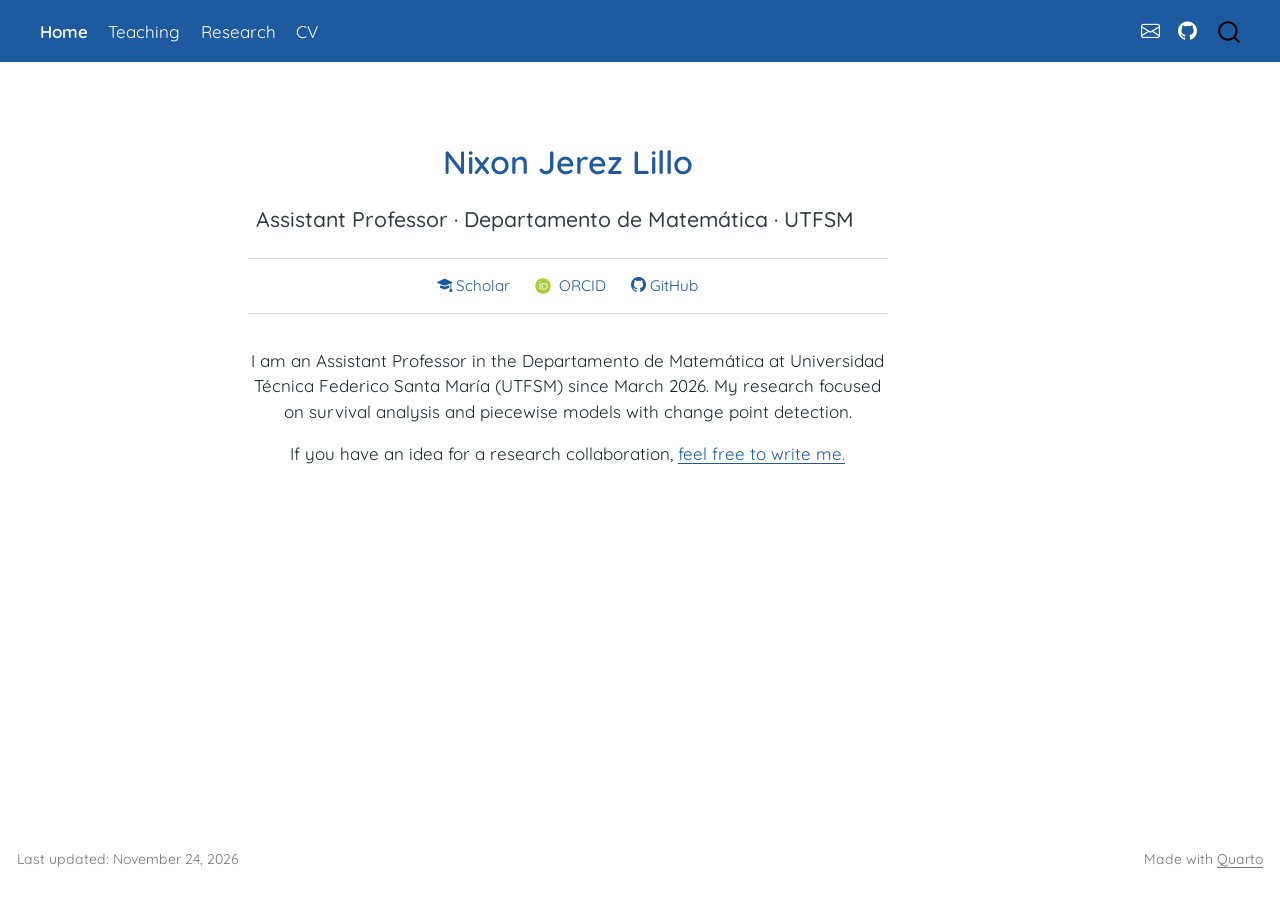
<file: index.html>
<!DOCTYPE html>
<html xmlns="http://www.w3.org/1999/xhtml" lang="en" xml:lang="en"><head>

<meta charset="utf-8">
<meta name="generator" content="quarto-1.9.38">

<meta name="viewport" content="width=device-width, initial-scale=1.0, user-scalable=yes">


<title>index</title>
<style>
/* Default styles provided by pandoc.
** See https://pandoc.org/MANUAL.html#variables-for-html for config info.
*/
code{white-space: pre-wrap;}
span.smallcaps{font-variant: small-caps;}
div.columns{display: flex; gap: min(4vw, 1.5em);}
div.column{flex: auto; overflow-x: auto;}
div.hanging-indent{margin-left: 1.5em; text-indent: -1.5em;}
ul.task-list{list-style: none;}
ul.task-list li input[type="checkbox"] {
  width: 0.8em;
  margin: 0 0.8em 0.2em -1em; /* quarto-specific, see https://github.com/quarto-dev/quarto-cli/issues/4556 */ 
  vertical-align: middle;
}
</style>


<script src="site_libs/quarto-nav/quarto-nav.js"></script>
<script src="site_libs/quarto-nav/headroom.min.js"></script>
<script src="site_libs/clipboard/clipboard.min.js"></script>
<script src="site_libs/quarto-search/autocomplete.umd.js"></script>
<script src="site_libs/quarto-search/fuse.min.js"></script>
<script src="site_libs/quarto-search/quarto-search.js"></script>
<meta name="quarto:offset" content="./">
<script src="site_libs/quarto-html/quarto.js" type="module"></script>
<script src="site_libs/quarto-html/tabsets/tabsets.js" type="module"></script>
<script src="site_libs/quarto-html/popper.min.js"></script>
<script src="site_libs/quarto-html/tippy.umd.min.js"></script>
<script src="site_libs/quarto-html/anchor.min.js"></script>
<link href="site_libs/quarto-html/tippy.css" rel="stylesheet">
<link href="site_libs/quarto-html/quarto-syntax-highlighting-15634bcf2e68342d4ad2dfa704d543f6.css" rel="stylesheet" id="quarto-text-highlighting-styles">
<script src="site_libs/bootstrap/bootstrap.min.js"></script>
<link href="site_libs/bootstrap/bootstrap-icons.css" rel="stylesheet">
<link href="site_libs/bootstrap/bootstrap-5e4ada9380350e885487bce40a6aac53.min.css" rel="stylesheet" append-hash="true" id="quarto-bootstrap" data-mode="light">
<script id="quarto-search-options" type="application/json">{
  "location": "navbar",
  "copy-button": false,
  "collapse-after": 3,
  "panel-placement": "end",
  "type": "overlay",
  "limit": 50,
  "keyboard-shortcut": [
    "f",
    "/",
    "s"
  ],
  "show-item-context": false,
  "language": {
    "search-no-results-text": "No results",
    "search-matching-documents-text": "matching documents",
    "search-copy-link-title": "Copy link to search",
    "search-hide-matches-text": "Hide additional matches",
    "search-more-match-text": "more match in this document",
    "search-more-matches-text": "more matches in this document",
    "search-clear-button-title": "Clear",
    "search-text-placeholder": "",
    "search-detached-cancel-button-title": "Cancel",
    "search-submit-button-title": "Submit",
    "search-label": "Search"
  }
}</script>


<link rel="stylesheet" href="styles.css">
</head>

<body class="nav-fixed quarto-light">

<div id="quarto-search-results"></div>
  <header id="quarto-header" class="headroom fixed-top">
    <nav class="navbar navbar-expand-lg " data-bs-theme="dark">
      <div class="navbar-container container-fluid">
            <div id="quarto-search" class="" title="Search"></div>
          <button class="navbar-toggler" type="button" data-bs-toggle="collapse" data-bs-target="#navbarCollapse" aria-controls="navbarCollapse" role="menu" aria-expanded="false" aria-label="Toggle navigation" onclick="if (window.quartoToggleHeadroom) { window.quartoToggleHeadroom(); }">
  <span class="navbar-toggler-icon"></span>
</button>
          <div class="collapse navbar-collapse" id="navbarCollapse">
            <ul class="navbar-nav navbar-nav-scroll me-auto">
  <li class="nav-item">
    <a class="nav-link active" href="./index.html" aria-current="page"> 
<span class="menu-text">Home</span></a>
  </li>  
  <li class="nav-item">
    <a class="nav-link" href="./teaching.html"> 
<span class="menu-text">Teaching</span></a>
  </li>  
  <li class="nav-item">
    <a class="nav-link" href="./research.html"> 
<span class="menu-text">Research</span></a>
  </li>  
  <li class="nav-item">
    <a class="nav-link" href="./cv.html"> 
<span class="menu-text">CV</span></a>
  </li>  
</ul>
            <ul class="navbar-nav navbar-nav-scroll ms-auto">
  <li class="nav-item compact">
    <a class="nav-link" href="mailto:nixon.jerez@usm.cl"> <i class="bi bi-envelope" role="img">
</i> 
<span class="menu-text"></span></a>
  </li>  
  <li class="nav-item compact">
    <a class="nav-link" href="https://github.com/njerezlillo"> <i class="bi bi-github" role="img">
</i> 
<span class="menu-text"></span></a>
  </li>  
</ul>
          </div> <!-- /navcollapse -->
            <div class="quarto-navbar-tools">
</div>
      </div> <!-- /container-fluid -->
    </nav>
</header>
<!-- content -->
<div id="quarto-content" class="quarto-container page-columns page-rows-contents page-layout-article page-navbar">
<!-- sidebar -->
<!-- margin-sidebar -->
    <div id="quarto-margin-sidebar" class="sidebar margin-sidebar zindex-bottom">
        
    </div>
<!-- main -->
<main class="content" id="quarto-document-content"><header id="title-block-header" class="quarto-title-block"></header>




<section id="nixon-jerez-lillo" class="level1 unlisted unnumbered hero-center">
<h1 class="unlisted unnumbered">Nixon Jerez Lillo</h1>
<section id="assistant-professor-departamento-de-matemática-utfsm" class="level4 unlisted unnumbered">
<h4 class="unlisted unnumbered anchored" data-anchor-id="assistant-professor-departamento-de-matemática-utfsm">Assistant Professor · Departamento de Matemática · UTFSM</h4>
<div class="hero-links">
<p>
<a href="https://scholar.google.com/citations?user=-mPQK18AAAAJ&amp;hl=en" class="hero-link"><i class="bi bi-mortarboard-fill"></i> Scholar</a>
<a href="https://orcid.org/0000-0002-8750-9699" class="hero-link"><img src="[data-uri]" alt="ORCID" style="width:1em;height:1em;margin-right:4px;">ORCID</a>
<a href="https://github.com/njerezlillo" class="hero-link"><i class="bi bi-github"></i> GitHub</a>
</p>
</div>
<p>I am an Assistant Professor in the Departamento de Matemática at Universidad Técnica Federico Santa María (UTFSM) since March 2026. My research focused on survival analysis and piecewise models with change point detection.</p>
<p>If you have an idea for a research collaboration, <a href="mailto:nixon.jerez@usm.cl">feel free to write me.</a></p>
</section>
</section>



</main> <!-- /main -->
<script id="quarto-html-after-body" type="application/javascript">
  window.document.addEventListener("DOMContentLoaded", function (event) {
    const icon = "";
    const anchorJS = new window.AnchorJS();
    anchorJS.options = {
      placement: 'right',
      icon: icon
    };
    anchorJS.add('.anchored');
    const isCodeAnnotation = (el) => {
      for (const clz of el.classList) {
        if (clz.startsWith('code-annotation-')) {                     
          return true;
        }
      }
      return false;
    }
    const onCopySuccess = function(e) {
      // button target
      const button = e.trigger;
      // don't keep focus
      button.blur();
      // flash "checked"
      button.classList.add('code-copy-button-checked');
      var currentTitle = button.getAttribute("title");
      button.setAttribute("title", "Copied!");
      let tooltip;
      if (window.bootstrap) {
        button.setAttribute("data-bs-toggle", "tooltip");
        button.setAttribute("data-bs-placement", "left");
        button.setAttribute("data-bs-title", "Copied!");
        tooltip = new bootstrap.Tooltip(button, 
          { trigger: "manual", 
            customClass: "code-copy-button-tooltip",
            offset: [0, -8]});
        tooltip.show();    
      }
      setTimeout(function() {
        if (tooltip) {
          tooltip.hide();
          button.removeAttribute("data-bs-title");
          button.removeAttribute("data-bs-toggle");
          button.removeAttribute("data-bs-placement");
        }
        button.setAttribute("title", currentTitle);
        button.classList.remove('code-copy-button-checked');
      }, 1000);
      // clear code selection
      e.clearSelection();
    }
    const getTextToCopy = function(trigger) {
      const outerScaffold = trigger.parentElement.cloneNode(true);
      const codeEl = outerScaffold.querySelector('code');
      for (const childEl of codeEl.children) {
        if (isCodeAnnotation(childEl)) {
          childEl.remove();
        }
      }
      return codeEl.innerText;
    }
    const clipboard = new window.ClipboardJS('.code-copy-button:not([data-in-quarto-modal])', {
      text: getTextToCopy
    });
    clipboard.on('success', onCopySuccess);
    if (window.document.getElementById('quarto-embedded-source-code-modal')) {
      const clipboardModal = new window.ClipboardJS('.code-copy-button[data-in-quarto-modal]', {
        text: getTextToCopy,
        container: window.document.getElementById('quarto-embedded-source-code-modal')
      });
      clipboardModal.on('success', onCopySuccess);
    }
      var localhostRegex = new RegExp(/^(?:http|https):\/\/localhost\:?[0-9]*\//);
      var mailtoRegex = new RegExp(/^mailto:/);
        var filterRegex = new RegExp("https:\/\/njerezlillo\.github\.io\/");
      var isInternal = (href) => {
          return filterRegex.test(href) || localhostRegex.test(href) || mailtoRegex.test(href);
      }
      // Inspect non-navigation links and adorn them if external
     var links = window.document.querySelectorAll('a[href]:not(.nav-link):not(.navbar-brand):not(.toc-action):not(.sidebar-link):not(.sidebar-item-toggle):not(.pagination-link):not(.no-external):not([aria-hidden]):not(.dropdown-item):not(.quarto-navigation-tool):not(.about-link)');
      for (var i=0; i<links.length; i++) {
        const link = links[i];
        if (!isInternal(link.href)) {
          // undo the damage that might have been done by quarto-nav.js in the case of
          // links that we want to consider external
          if (link.dataset.originalHref !== undefined) {
            link.href = link.dataset.originalHref;
          }
        }
      }
    function tippyHover(el, contentFn, onTriggerFn, onUntriggerFn) {
      const config = {
        allowHTML: true,
        maxWidth: 500,
        delay: 100,
        arrow: false,
        appendTo: function(el) {
            return el.parentElement;
        },
        interactive: true,
        interactiveBorder: 10,
        theme: 'quarto',
        placement: 'bottom-start',
      };
      if (contentFn) {
        config.content = contentFn;
      }
      if (onTriggerFn) {
        config.onTrigger = onTriggerFn;
      }
      if (onUntriggerFn) {
        config.onUntrigger = onUntriggerFn;
      }
      window.tippy(el, config); 
    }
    const noterefs = window.document.querySelectorAll('a[role="doc-noteref"]');
    for (var i=0; i<noterefs.length; i++) {
      const ref = noterefs[i];
      tippyHover(ref, function() {
        // use id or data attribute instead here
        let href = ref.getAttribute('data-footnote-href') || ref.getAttribute('href');
        try { href = new URL(href).hash; } catch {}
        const id = href.replace(/^#\/?/, "");
        const note = window.document.getElementById(id);
        if (note) {
          return note.innerHTML;
        } else {
          return "";
        }
      });
    }
    const xrefs = window.document.querySelectorAll('a.quarto-xref');
    const processXRef = (id, note) => {
      // Strip column container classes
      const stripColumnClz = (el) => {
        el.classList.remove("page-full", "page-columns");
        if (el.children) {
          for (const child of el.children) {
            stripColumnClz(child);
          }
        }
      }
      stripColumnClz(note)
      if (id === null || id.startsWith('sec-')) {
        // Special case sections, only their first couple elements
        const container = document.createElement("div");
        if (note.children && note.children.length > 2) {
          container.appendChild(note.children[0].cloneNode(true));
          for (let i = 1; i < note.children.length; i++) {
            const child = note.children[i];
            if (child.tagName === "P" && child.innerText === "") {
              continue;
            } else {
              container.appendChild(child.cloneNode(true));
              break;
            }
          }
          if (window.Quarto?.typesetMath) {
            window.Quarto.typesetMath(container);
          }
          return container.innerHTML
        } else {
          if (window.Quarto?.typesetMath) {
            window.Quarto.typesetMath(note);
          }
          return note.innerHTML;
        }
      } else {
        // Remove any anchor links if they are present
        const anchorLink = note.querySelector('a.anchorjs-link');
        if (anchorLink) {
          anchorLink.remove();
        }
        if (window.Quarto?.typesetMath) {
          window.Quarto.typesetMath(note);
        }
        if (note.classList.contains("callout")) {
          return note.outerHTML;
        } else {
          return note.innerHTML;
        }
      }
    }
    for (var i=0; i<xrefs.length; i++) {
      const xref = xrefs[i];
      tippyHover(xref, undefined, function(instance) {
        instance.disable();
        let url = xref.getAttribute('href');
        let hash = undefined; 
        if (url.startsWith('#')) {
          hash = url;
        } else {
          try { hash = new URL(url).hash; } catch {}
        }
        if (hash) {
          const id = hash.replace(/^#\/?/, "");
          const note = window.document.getElementById(id);
          if (note !== null) {
            try {
              const html = processXRef(id, note.cloneNode(true));
              instance.setContent(html);
            } finally {
              instance.enable();
              instance.show();
            }
          } else {
            // See if we can fetch this
            fetch(url.split('#')[0])
            .then(res => res.text())
            .then(html => {
              const parser = new DOMParser();
              const htmlDoc = parser.parseFromString(html, "text/html");
              const note = htmlDoc.getElementById(id);
              if (note !== null) {
                const html = processXRef(id, note);
                instance.setContent(html);
              } 
            }).finally(() => {
              instance.enable();
              instance.show();
            });
          }
        } else {
          // See if we can fetch a full url (with no hash to target)
          // This is a special case and we should probably do some content thinning / targeting
          fetch(url)
          .then(res => res.text())
          .then(html => {
            const parser = new DOMParser();
            const htmlDoc = parser.parseFromString(html, "text/html");
            const note = htmlDoc.querySelector('main.content');
            if (note !== null) {
              // This should only happen for chapter cross references
              // (since there is no id in the URL)
              // remove the first header
              if (note.children.length > 0 && note.children[0].tagName === "HEADER") {
                note.children[0].remove();
              }
              const html = processXRef(null, note);
              instance.setContent(html);
            } 
          }).finally(() => {
            instance.enable();
            instance.show();
          });
        }
      }, function(instance) {
      });
    }
        let selectedAnnoteEl;
        const selectorForAnnotation = ( cell, annotation) => {
          let cellAttr = 'data-code-cell="' + cell + '"';
          let lineAttr = 'data-code-annotation="' +  annotation + '"';
          const selector = 'span[' + cellAttr + '][' + lineAttr + ']';
          return selector;
        }
        const selectCodeLines = (annoteEl) => {
          const doc = window.document;
          const targetCell = annoteEl.getAttribute("data-target-cell");
          const targetAnnotation = annoteEl.getAttribute("data-target-annotation");
          const annoteSpan = window.document.querySelector(selectorForAnnotation(targetCell, targetAnnotation));
          const lines = annoteSpan.getAttribute("data-code-lines").split(",");
          const lineIds = lines.map((line) => {
            return targetCell + "-" + line;
          })
          let top = null;
          let height = null;
          let parent = null;
          if (lineIds.length > 0) {
              //compute the position of the single el (top and bottom and make a div)
              const el = window.document.getElementById(lineIds[0]);
              top = el.offsetTop;
              height = el.offsetHeight;
              parent = el.parentElement.parentElement;
            if (lineIds.length > 1) {
              const lastEl = window.document.getElementById(lineIds[lineIds.length - 1]);
              const bottom = lastEl.offsetTop + lastEl.offsetHeight;
              height = bottom - top;
            }
            if (top !== null && height !== null && parent !== null) {
              // cook up a div (if necessary) and position it 
              let div = window.document.getElementById("code-annotation-line-highlight");
              if (div === null) {
                div = window.document.createElement("div");
                div.setAttribute("id", "code-annotation-line-highlight");
                div.style.position = 'absolute';
                parent.appendChild(div);
              }
              div.style.top = top - 2 + "px";
              div.style.height = height + 4 + "px";
              div.style.left = 0;
              let gutterDiv = window.document.getElementById("code-annotation-line-highlight-gutter");
              if (gutterDiv === null) {
                gutterDiv = window.document.createElement("div");
                gutterDiv.setAttribute("id", "code-annotation-line-highlight-gutter");
                gutterDiv.style.position = 'absolute';
                const codeCell = window.document.getElementById(targetCell);
                const gutter = codeCell.querySelector('.code-annotation-gutter');
                gutter.appendChild(gutterDiv);
              }
              gutterDiv.style.top = top - 2 + "px";
              gutterDiv.style.height = height + 4 + "px";
            }
            selectedAnnoteEl = annoteEl;
          }
        };
        const unselectCodeLines = () => {
          const elementsIds = ["code-annotation-line-highlight", "code-annotation-line-highlight-gutter"];
          elementsIds.forEach((elId) => {
            const div = window.document.getElementById(elId);
            if (div) {
              div.remove();
            }
          });
          selectedAnnoteEl = undefined;
        };
          // Handle positioning of the toggle
      window.addEventListener(
        "resize",
        throttle(() => {
          elRect = undefined;
          if (selectedAnnoteEl) {
            selectCodeLines(selectedAnnoteEl);
          }
        }, 10)
      );
      function throttle(fn, ms) {
      let throttle = false;
      let timer;
        return (...args) => {
          if(!throttle) { // first call gets through
              fn.apply(this, args);
              throttle = true;
          } else { // all the others get throttled
              if(timer) clearTimeout(timer); // cancel #2
              timer = setTimeout(() => {
                fn.apply(this, args);
                timer = throttle = false;
              }, ms);
          }
        };
      }
        // Attach click handler to the DT
        const annoteDls = window.document.querySelectorAll('dt[data-target-cell]');
        for (const annoteDlNode of annoteDls) {
          annoteDlNode.addEventListener('click', (event) => {
            const clickedEl = event.target;
            if (clickedEl !== selectedAnnoteEl) {
              unselectCodeLines();
              const activeEl = window.document.querySelector('dt[data-target-cell].code-annotation-active');
              if (activeEl) {
                activeEl.classList.remove('code-annotation-active');
              }
              selectCodeLines(clickedEl);
              clickedEl.classList.add('code-annotation-active');
            } else {
              // Unselect the line
              unselectCodeLines();
              clickedEl.classList.remove('code-annotation-active');
            }
          });
        }
    const findCites = (el) => {
      const parentEl = el.parentElement;
      if (parentEl) {
        const cites = parentEl.dataset.cites;
        if (cites) {
          return {
            el,
            cites: cites.split(' ')
          };
        } else {
          return findCites(el.parentElement)
        }
      } else {
        return undefined;
      }
    };
    var bibliorefs = window.document.querySelectorAll('a[role="doc-biblioref"]');
    for (var i=0; i<bibliorefs.length; i++) {
      const ref = bibliorefs[i];
      const citeInfo = findCites(ref);
      if (citeInfo) {
        tippyHover(citeInfo.el, function() {
          var popup = window.document.createElement('div');
          citeInfo.cites.forEach(function(cite) {
            var citeDiv = window.document.createElement('div');
            citeDiv.classList.add('hanging-indent');
            citeDiv.classList.add('csl-entry');
            var biblioDiv = window.document.getElementById('ref-' + cite);
            if (biblioDiv) {
              citeDiv.innerHTML = biblioDiv.innerHTML;
            }
            popup.appendChild(citeDiv);
          });
          return popup.innerHTML;
        });
      }
    }
  });
  </script>
</div> <!-- /content -->
<footer class="footer">
  <div class="nav-footer">
    <div class="nav-footer-left">
<p>Last updated: November 24, 2026</p>
</div>   
    <div class="nav-footer-center">
      &nbsp;
    </div>
    <div class="nav-footer-right">
<p>Made with <a href="https://quarto.org">Quarto</a></p>
</div>
  </div>
</footer>




</body></html>
</file>
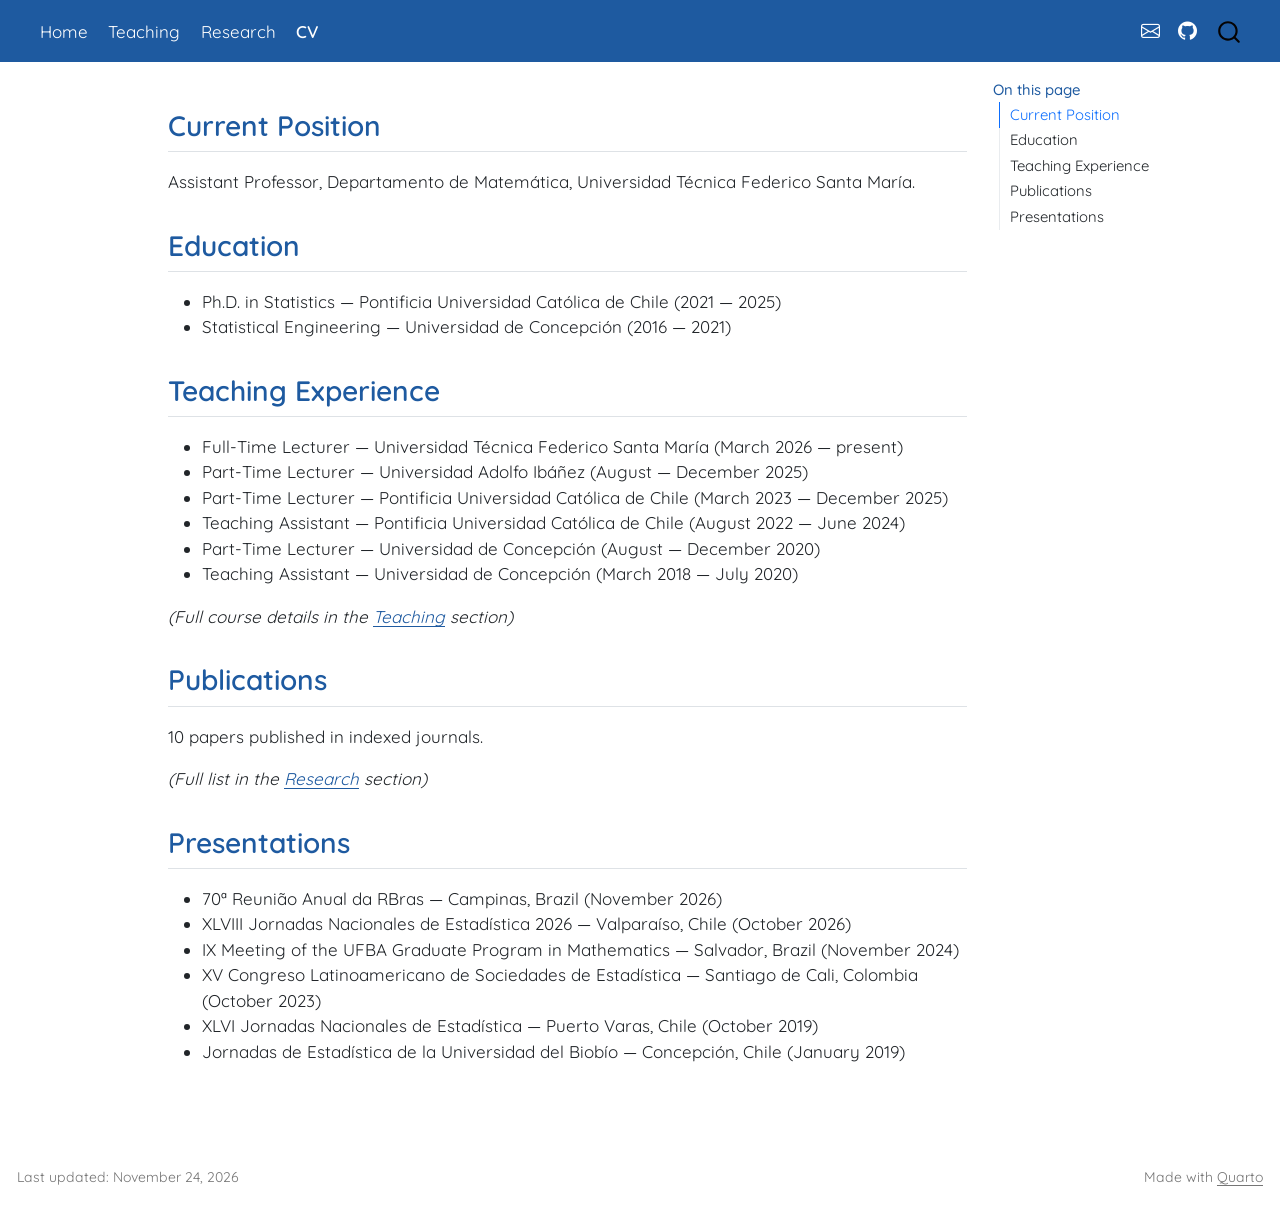
<file: cv.html>
<!DOCTYPE html>
<html xmlns="http://www.w3.org/1999/xhtml" lang="en" xml:lang="en"><head>

<meta charset="utf-8">
<meta name="generator" content="quarto-1.9.38">

<meta name="viewport" content="width=device-width, initial-scale=1.0, user-scalable=yes">


<title>cv</title>
<style>
/* Default styles provided by pandoc.
** See https://pandoc.org/MANUAL.html#variables-for-html for config info.
*/
code{white-space: pre-wrap;}
span.smallcaps{font-variant: small-caps;}
div.columns{display: flex; gap: min(4vw, 1.5em);}
div.column{flex: auto; overflow-x: auto;}
div.hanging-indent{margin-left: 1.5em; text-indent: -1.5em;}
ul.task-list{list-style: none;}
ul.task-list li input[type="checkbox"] {
  width: 0.8em;
  margin: 0 0.8em 0.2em -1em; /* quarto-specific, see https://github.com/quarto-dev/quarto-cli/issues/4556 */ 
  vertical-align: middle;
}
</style>


<script src="site_libs/quarto-nav/quarto-nav.js"></script>
<script src="site_libs/quarto-nav/headroom.min.js"></script>
<script src="site_libs/clipboard/clipboard.min.js"></script>
<script src="site_libs/quarto-search/autocomplete.umd.js"></script>
<script src="site_libs/quarto-search/fuse.min.js"></script>
<script src="site_libs/quarto-search/quarto-search.js"></script>
<meta name="quarto:offset" content="./">
<script src="site_libs/quarto-html/quarto.js" type="module"></script>
<script src="site_libs/quarto-html/tabsets/tabsets.js" type="module"></script>
<script src="site_libs/quarto-html/popper.min.js"></script>
<script src="site_libs/quarto-html/tippy.umd.min.js"></script>
<script src="site_libs/quarto-html/anchor.min.js"></script>
<link href="site_libs/quarto-html/tippy.css" rel="stylesheet">
<link href="site_libs/quarto-html/quarto-syntax-highlighting-15634bcf2e68342d4ad2dfa704d543f6.css" rel="stylesheet" id="quarto-text-highlighting-styles">
<script src="site_libs/bootstrap/bootstrap.min.js"></script>
<link href="site_libs/bootstrap/bootstrap-icons.css" rel="stylesheet">
<link href="site_libs/bootstrap/bootstrap-5e4ada9380350e885487bce40a6aac53.min.css" rel="stylesheet" append-hash="true" id="quarto-bootstrap" data-mode="light">
<script id="quarto-search-options" type="application/json">{
  "location": "navbar",
  "copy-button": false,
  "collapse-after": 3,
  "panel-placement": "end",
  "type": "overlay",
  "limit": 50,
  "keyboard-shortcut": [
    "f",
    "/",
    "s"
  ],
  "show-item-context": false,
  "language": {
    "search-no-results-text": "No results",
    "search-matching-documents-text": "matching documents",
    "search-copy-link-title": "Copy link to search",
    "search-hide-matches-text": "Hide additional matches",
    "search-more-match-text": "more match in this document",
    "search-more-matches-text": "more matches in this document",
    "search-clear-button-title": "Clear",
    "search-text-placeholder": "",
    "search-detached-cancel-button-title": "Cancel",
    "search-submit-button-title": "Submit",
    "search-label": "Search"
  }
}</script>


<link rel="stylesheet" href="styles.css">
</head>

<body class="nav-fixed quarto-light">

<div id="quarto-search-results"></div>
  <header id="quarto-header" class="headroom fixed-top">
    <nav class="navbar navbar-expand-lg " data-bs-theme="dark">
      <div class="navbar-container container-fluid">
            <div id="quarto-search" class="" title="Search"></div>
          <button class="navbar-toggler" type="button" data-bs-toggle="collapse" data-bs-target="#navbarCollapse" aria-controls="navbarCollapse" role="menu" aria-expanded="false" aria-label="Toggle navigation" onclick="if (window.quartoToggleHeadroom) { window.quartoToggleHeadroom(); }">
  <span class="navbar-toggler-icon"></span>
</button>
          <div class="collapse navbar-collapse" id="navbarCollapse">
            <ul class="navbar-nav navbar-nav-scroll me-auto">
  <li class="nav-item">
    <a class="nav-link" href="./index.html"> 
<span class="menu-text">Home</span></a>
  </li>  
  <li class="nav-item">
    <a class="nav-link" href="./teaching.html"> 
<span class="menu-text">Teaching</span></a>
  </li>  
  <li class="nav-item">
    <a class="nav-link" href="./research.html"> 
<span class="menu-text">Research</span></a>
  </li>  
  <li class="nav-item">
    <a class="nav-link active" href="./cv.html" aria-current="page"> 
<span class="menu-text">CV</span></a>
  </li>  
</ul>
            <ul class="navbar-nav navbar-nav-scroll ms-auto">
  <li class="nav-item compact">
    <a class="nav-link" href="mailto:nixon.jerez@usm.cl"> <i class="bi bi-envelope" role="img">
</i> 
<span class="menu-text"></span></a>
  </li>  
  <li class="nav-item compact">
    <a class="nav-link" href="https://github.com/njerezlillo"> <i class="bi bi-github" role="img">
</i> 
<span class="menu-text"></span></a>
  </li>  
</ul>
          </div> <!-- /navcollapse -->
            <div class="quarto-navbar-tools">
</div>
      </div> <!-- /container-fluid -->
    </nav>
</header>
<!-- content -->
<div id="quarto-content" class="quarto-container page-columns page-rows-contents page-layout-article page-navbar">
<!-- sidebar -->
<!-- margin-sidebar -->
    <div id="quarto-margin-sidebar" class="sidebar margin-sidebar">
        <nav id="TOC" role="doc-toc" class="toc-active">
    <h2 id="toc-title">On this page</h2>
   
  <ul>
  <li><a href="#current-position" id="toc-current-position" class="nav-link active" data-scroll-target="#current-position">Current Position</a></li>
  <li><a href="#education" id="toc-education" class="nav-link" data-scroll-target="#education">Education</a></li>
  <li><a href="#teaching-experience" id="toc-teaching-experience" class="nav-link" data-scroll-target="#teaching-experience">Teaching Experience</a></li>
  <li><a href="#publications" id="toc-publications" class="nav-link" data-scroll-target="#publications">Publications</a></li>
  <li><a href="#presentations" id="toc-presentations" class="nav-link" data-scroll-target="#presentations">Presentations</a></li>
  </ul>
</nav>
    </div>
<!-- main -->
<main class="content" id="quarto-document-content"><header id="title-block-header" class="quarto-title-block"></header>




<section id="current-position" class="level2">
<h2 class="anchored" data-anchor-id="current-position">Current Position</h2>
<p>Assistant Professor, Departamento de Matemática, Universidad Técnica Federico Santa María.</p>
</section>
<section id="education" class="level2">
<h2 class="anchored" data-anchor-id="education">Education</h2>
<ul>
<li>Ph.D.&nbsp;in Statistics — Pontificia Universidad Católica de Chile (2021 — 2025)</li>
<li>Statistical Engineering — Universidad de Concepción (2016 — 2021)</li>
</ul>
</section>
<section id="teaching-experience" class="level2">
<h2 class="anchored" data-anchor-id="teaching-experience">Teaching Experience</h2>
<ul>
<li>Full-Time Lecturer — Universidad Técnica Federico Santa María (March 2026 — present)</li>
<li>Part-Time Lecturer — Universidad Adolfo Ibáñez (August — December 2025)</li>
<li>Part-Time Lecturer — Pontificia Universidad Católica de Chile (March 2023 — December 2025)</li>
<li>Teaching Assistant — Pontificia Universidad Católica de Chile (August 2022 — June 2024)</li>
<li>Part-Time Lecturer — Universidad de Concepción (August — December 2020)</li>
<li>Teaching Assistant — Universidad de Concepción (March 2018 — July 2020)</li>
</ul>
<p><em>(Full course details in the <a href="./teaching.html">Teaching</a> section)</em></p>
</section>
<section id="publications" class="level2">
<h2 class="anchored" data-anchor-id="publications">Publications</h2>
<p>10 papers published in indexed journals.</p>
<p><em>(Full list in the <a href="./research.html">Research</a> section)</em></p>
</section>
<section id="presentations" class="level2">
<h2 class="anchored" data-anchor-id="presentations">Presentations</h2>
<ul>
<li>70ª Reunião Anual da RBras — Campinas, Brazil (November 2026)</li>
<li>XLVIII Jornadas Nacionales de Estadística 2026 — Valparaíso, Chile (October 2026)</li>
<li>IX Meeting of the UFBA Graduate Program in Mathematics — Salvador, Brazil (November 2024)</li>
<li>XV Congreso Latinoamericano de Sociedades de Estadística — Santiago de Cali, Colombia (October 2023)</li>
<li>XLVI Jornadas Nacionales de Estadística — Puerto Varas, Chile (October 2019)</li>
<li>Jornadas de Estadística de la Universidad del Biobío — Concepción, Chile (January 2019)</li>
</ul>


</section>

</main> <!-- /main -->
<script id="quarto-html-after-body" type="application/javascript">
  window.document.addEventListener("DOMContentLoaded", function (event) {
    const icon = "";
    const anchorJS = new window.AnchorJS();
    anchorJS.options = {
      placement: 'right',
      icon: icon
    };
    anchorJS.add('.anchored');
    const isCodeAnnotation = (el) => {
      for (const clz of el.classList) {
        if (clz.startsWith('code-annotation-')) {                     
          return true;
        }
      }
      return false;
    }
    const onCopySuccess = function(e) {
      // button target
      const button = e.trigger;
      // don't keep focus
      button.blur();
      // flash "checked"
      button.classList.add('code-copy-button-checked');
      var currentTitle = button.getAttribute("title");
      button.setAttribute("title", "Copied!");
      let tooltip;
      if (window.bootstrap) {
        button.setAttribute("data-bs-toggle", "tooltip");
        button.setAttribute("data-bs-placement", "left");
        button.setAttribute("data-bs-title", "Copied!");
        tooltip = new bootstrap.Tooltip(button, 
          { trigger: "manual", 
            customClass: "code-copy-button-tooltip",
            offset: [0, -8]});
        tooltip.show();    
      }
      setTimeout(function() {
        if (tooltip) {
          tooltip.hide();
          button.removeAttribute("data-bs-title");
          button.removeAttribute("data-bs-toggle");
          button.removeAttribute("data-bs-placement");
        }
        button.setAttribute("title", currentTitle);
        button.classList.remove('code-copy-button-checked');
      }, 1000);
      // clear code selection
      e.clearSelection();
    }
    const getTextToCopy = function(trigger) {
      const outerScaffold = trigger.parentElement.cloneNode(true);
      const codeEl = outerScaffold.querySelector('code');
      for (const childEl of codeEl.children) {
        if (isCodeAnnotation(childEl)) {
          childEl.remove();
        }
      }
      return codeEl.innerText;
    }
    const clipboard = new window.ClipboardJS('.code-copy-button:not([data-in-quarto-modal])', {
      text: getTextToCopy
    });
    clipboard.on('success', onCopySuccess);
    if (window.document.getElementById('quarto-embedded-source-code-modal')) {
      const clipboardModal = new window.ClipboardJS('.code-copy-button[data-in-quarto-modal]', {
        text: getTextToCopy,
        container: window.document.getElementById('quarto-embedded-source-code-modal')
      });
      clipboardModal.on('success', onCopySuccess);
    }
      var localhostRegex = new RegExp(/^(?:http|https):\/\/localhost\:?[0-9]*\//);
      var mailtoRegex = new RegExp(/^mailto:/);
        var filterRegex = new RegExp("https:\/\/njerezlillo\.github\.io\/");
      var isInternal = (href) => {
          return filterRegex.test(href) || localhostRegex.test(href) || mailtoRegex.test(href);
      }
      // Inspect non-navigation links and adorn them if external
     var links = window.document.querySelectorAll('a[href]:not(.nav-link):not(.navbar-brand):not(.toc-action):not(.sidebar-link):not(.sidebar-item-toggle):not(.pagination-link):not(.no-external):not([aria-hidden]):not(.dropdown-item):not(.quarto-navigation-tool):not(.about-link)');
      for (var i=0; i<links.length; i++) {
        const link = links[i];
        if (!isInternal(link.href)) {
          // undo the damage that might have been done by quarto-nav.js in the case of
          // links that we want to consider external
          if (link.dataset.originalHref !== undefined) {
            link.href = link.dataset.originalHref;
          }
        }
      }
    function tippyHover(el, contentFn, onTriggerFn, onUntriggerFn) {
      const config = {
        allowHTML: true,
        maxWidth: 500,
        delay: 100,
        arrow: false,
        appendTo: function(el) {
            return el.parentElement;
        },
        interactive: true,
        interactiveBorder: 10,
        theme: 'quarto',
        placement: 'bottom-start',
      };
      if (contentFn) {
        config.content = contentFn;
      }
      if (onTriggerFn) {
        config.onTrigger = onTriggerFn;
      }
      if (onUntriggerFn) {
        config.onUntrigger = onUntriggerFn;
      }
      window.tippy(el, config); 
    }
    const noterefs = window.document.querySelectorAll('a[role="doc-noteref"]');
    for (var i=0; i<noterefs.length; i++) {
      const ref = noterefs[i];
      tippyHover(ref, function() {
        // use id or data attribute instead here
        let href = ref.getAttribute('data-footnote-href') || ref.getAttribute('href');
        try { href = new URL(href).hash; } catch {}
        const id = href.replace(/^#\/?/, "");
        const note = window.document.getElementById(id);
        if (note) {
          return note.innerHTML;
        } else {
          return "";
        }
      });
    }
    const xrefs = window.document.querySelectorAll('a.quarto-xref');
    const processXRef = (id, note) => {
      // Strip column container classes
      const stripColumnClz = (el) => {
        el.classList.remove("page-full", "page-columns");
        if (el.children) {
          for (const child of el.children) {
            stripColumnClz(child);
          }
        }
      }
      stripColumnClz(note)
      if (id === null || id.startsWith('sec-')) {
        // Special case sections, only their first couple elements
        const container = document.createElement("div");
        if (note.children && note.children.length > 2) {
          container.appendChild(note.children[0].cloneNode(true));
          for (let i = 1; i < note.children.length; i++) {
            const child = note.children[i];
            if (child.tagName === "P" && child.innerText === "") {
              continue;
            } else {
              container.appendChild(child.cloneNode(true));
              break;
            }
          }
          if (window.Quarto?.typesetMath) {
            window.Quarto.typesetMath(container);
          }
          return container.innerHTML
        } else {
          if (window.Quarto?.typesetMath) {
            window.Quarto.typesetMath(note);
          }
          return note.innerHTML;
        }
      } else {
        // Remove any anchor links if they are present
        const anchorLink = note.querySelector('a.anchorjs-link');
        if (anchorLink) {
          anchorLink.remove();
        }
        if (window.Quarto?.typesetMath) {
          window.Quarto.typesetMath(note);
        }
        if (note.classList.contains("callout")) {
          return note.outerHTML;
        } else {
          return note.innerHTML;
        }
      }
    }
    for (var i=0; i<xrefs.length; i++) {
      const xref = xrefs[i];
      tippyHover(xref, undefined, function(instance) {
        instance.disable();
        let url = xref.getAttribute('href');
        let hash = undefined; 
        if (url.startsWith('#')) {
          hash = url;
        } else {
          try { hash = new URL(url).hash; } catch {}
        }
        if (hash) {
          const id = hash.replace(/^#\/?/, "");
          const note = window.document.getElementById(id);
          if (note !== null) {
            try {
              const html = processXRef(id, note.cloneNode(true));
              instance.setContent(html);
            } finally {
              instance.enable();
              instance.show();
            }
          } else {
            // See if we can fetch this
            fetch(url.split('#')[0])
            .then(res => res.text())
            .then(html => {
              const parser = new DOMParser();
              const htmlDoc = parser.parseFromString(html, "text/html");
              const note = htmlDoc.getElementById(id);
              if (note !== null) {
                const html = processXRef(id, note);
                instance.setContent(html);
              } 
            }).finally(() => {
              instance.enable();
              instance.show();
            });
          }
        } else {
          // See if we can fetch a full url (with no hash to target)
          // This is a special case and we should probably do some content thinning / targeting
          fetch(url)
          .then(res => res.text())
          .then(html => {
            const parser = new DOMParser();
            const htmlDoc = parser.parseFromString(html, "text/html");
            const note = htmlDoc.querySelector('main.content');
            if (note !== null) {
              // This should only happen for chapter cross references
              // (since there is no id in the URL)
              // remove the first header
              if (note.children.length > 0 && note.children[0].tagName === "HEADER") {
                note.children[0].remove();
              }
              const html = processXRef(null, note);
              instance.setContent(html);
            } 
          }).finally(() => {
            instance.enable();
            instance.show();
          });
        }
      }, function(instance) {
      });
    }
        let selectedAnnoteEl;
        const selectorForAnnotation = ( cell, annotation) => {
          let cellAttr = 'data-code-cell="' + cell + '"';
          let lineAttr = 'data-code-annotation="' +  annotation + '"';
          const selector = 'span[' + cellAttr + '][' + lineAttr + ']';
          return selector;
        }
        const selectCodeLines = (annoteEl) => {
          const doc = window.document;
          const targetCell = annoteEl.getAttribute("data-target-cell");
          const targetAnnotation = annoteEl.getAttribute("data-target-annotation");
          const annoteSpan = window.document.querySelector(selectorForAnnotation(targetCell, targetAnnotation));
          const lines = annoteSpan.getAttribute("data-code-lines").split(",");
          const lineIds = lines.map((line) => {
            return targetCell + "-" + line;
          })
          let top = null;
          let height = null;
          let parent = null;
          if (lineIds.length > 0) {
              //compute the position of the single el (top and bottom and make a div)
              const el = window.document.getElementById(lineIds[0]);
              top = el.offsetTop;
              height = el.offsetHeight;
              parent = el.parentElement.parentElement;
            if (lineIds.length > 1) {
              const lastEl = window.document.getElementById(lineIds[lineIds.length - 1]);
              const bottom = lastEl.offsetTop + lastEl.offsetHeight;
              height = bottom - top;
            }
            if (top !== null && height !== null && parent !== null) {
              // cook up a div (if necessary) and position it 
              let div = window.document.getElementById("code-annotation-line-highlight");
              if (div === null) {
                div = window.document.createElement("div");
                div.setAttribute("id", "code-annotation-line-highlight");
                div.style.position = 'absolute';
                parent.appendChild(div);
              }
              div.style.top = top - 2 + "px";
              div.style.height = height + 4 + "px";
              div.style.left = 0;
              let gutterDiv = window.document.getElementById("code-annotation-line-highlight-gutter");
              if (gutterDiv === null) {
                gutterDiv = window.document.createElement("div");
                gutterDiv.setAttribute("id", "code-annotation-line-highlight-gutter");
                gutterDiv.style.position = 'absolute';
                const codeCell = window.document.getElementById(targetCell);
                const gutter = codeCell.querySelector('.code-annotation-gutter');
                gutter.appendChild(gutterDiv);
              }
              gutterDiv.style.top = top - 2 + "px";
              gutterDiv.style.height = height + 4 + "px";
            }
            selectedAnnoteEl = annoteEl;
          }
        };
        const unselectCodeLines = () => {
          const elementsIds = ["code-annotation-line-highlight", "code-annotation-line-highlight-gutter"];
          elementsIds.forEach((elId) => {
            const div = window.document.getElementById(elId);
            if (div) {
              div.remove();
            }
          });
          selectedAnnoteEl = undefined;
        };
          // Handle positioning of the toggle
      window.addEventListener(
        "resize",
        throttle(() => {
          elRect = undefined;
          if (selectedAnnoteEl) {
            selectCodeLines(selectedAnnoteEl);
          }
        }, 10)
      );
      function throttle(fn, ms) {
      let throttle = false;
      let timer;
        return (...args) => {
          if(!throttle) { // first call gets through
              fn.apply(this, args);
              throttle = true;
          } else { // all the others get throttled
              if(timer) clearTimeout(timer); // cancel #2
              timer = setTimeout(() => {
                fn.apply(this, args);
                timer = throttle = false;
              }, ms);
          }
        };
      }
        // Attach click handler to the DT
        const annoteDls = window.document.querySelectorAll('dt[data-target-cell]');
        for (const annoteDlNode of annoteDls) {
          annoteDlNode.addEventListener('click', (event) => {
            const clickedEl = event.target;
            if (clickedEl !== selectedAnnoteEl) {
              unselectCodeLines();
              const activeEl = window.document.querySelector('dt[data-target-cell].code-annotation-active');
              if (activeEl) {
                activeEl.classList.remove('code-annotation-active');
              }
              selectCodeLines(clickedEl);
              clickedEl.classList.add('code-annotation-active');
            } else {
              // Unselect the line
              unselectCodeLines();
              clickedEl.classList.remove('code-annotation-active');
            }
          });
        }
    const findCites = (el) => {
      const parentEl = el.parentElement;
      if (parentEl) {
        const cites = parentEl.dataset.cites;
        if (cites) {
          return {
            el,
            cites: cites.split(' ')
          };
        } else {
          return findCites(el.parentElement)
        }
      } else {
        return undefined;
      }
    };
    var bibliorefs = window.document.querySelectorAll('a[role="doc-biblioref"]');
    for (var i=0; i<bibliorefs.length; i++) {
      const ref = bibliorefs[i];
      const citeInfo = findCites(ref);
      if (citeInfo) {
        tippyHover(citeInfo.el, function() {
          var popup = window.document.createElement('div');
          citeInfo.cites.forEach(function(cite) {
            var citeDiv = window.document.createElement('div');
            citeDiv.classList.add('hanging-indent');
            citeDiv.classList.add('csl-entry');
            var biblioDiv = window.document.getElementById('ref-' + cite);
            if (biblioDiv) {
              citeDiv.innerHTML = biblioDiv.innerHTML;
            }
            popup.appendChild(citeDiv);
          });
          return popup.innerHTML;
        });
      }
    }
  });
  </script>
</div> <!-- /content -->
<footer class="footer">
  <div class="nav-footer">
    <div class="nav-footer-left">
<p>Last updated: November 24, 2026</p>
</div>   
    <div class="nav-footer-center">
      &nbsp;
    </div>
    <div class="nav-footer-right">
<p>Made with <a href="https://quarto.org">Quarto</a></p>
</div>
  </div>
</footer>




</body></html>
</file>
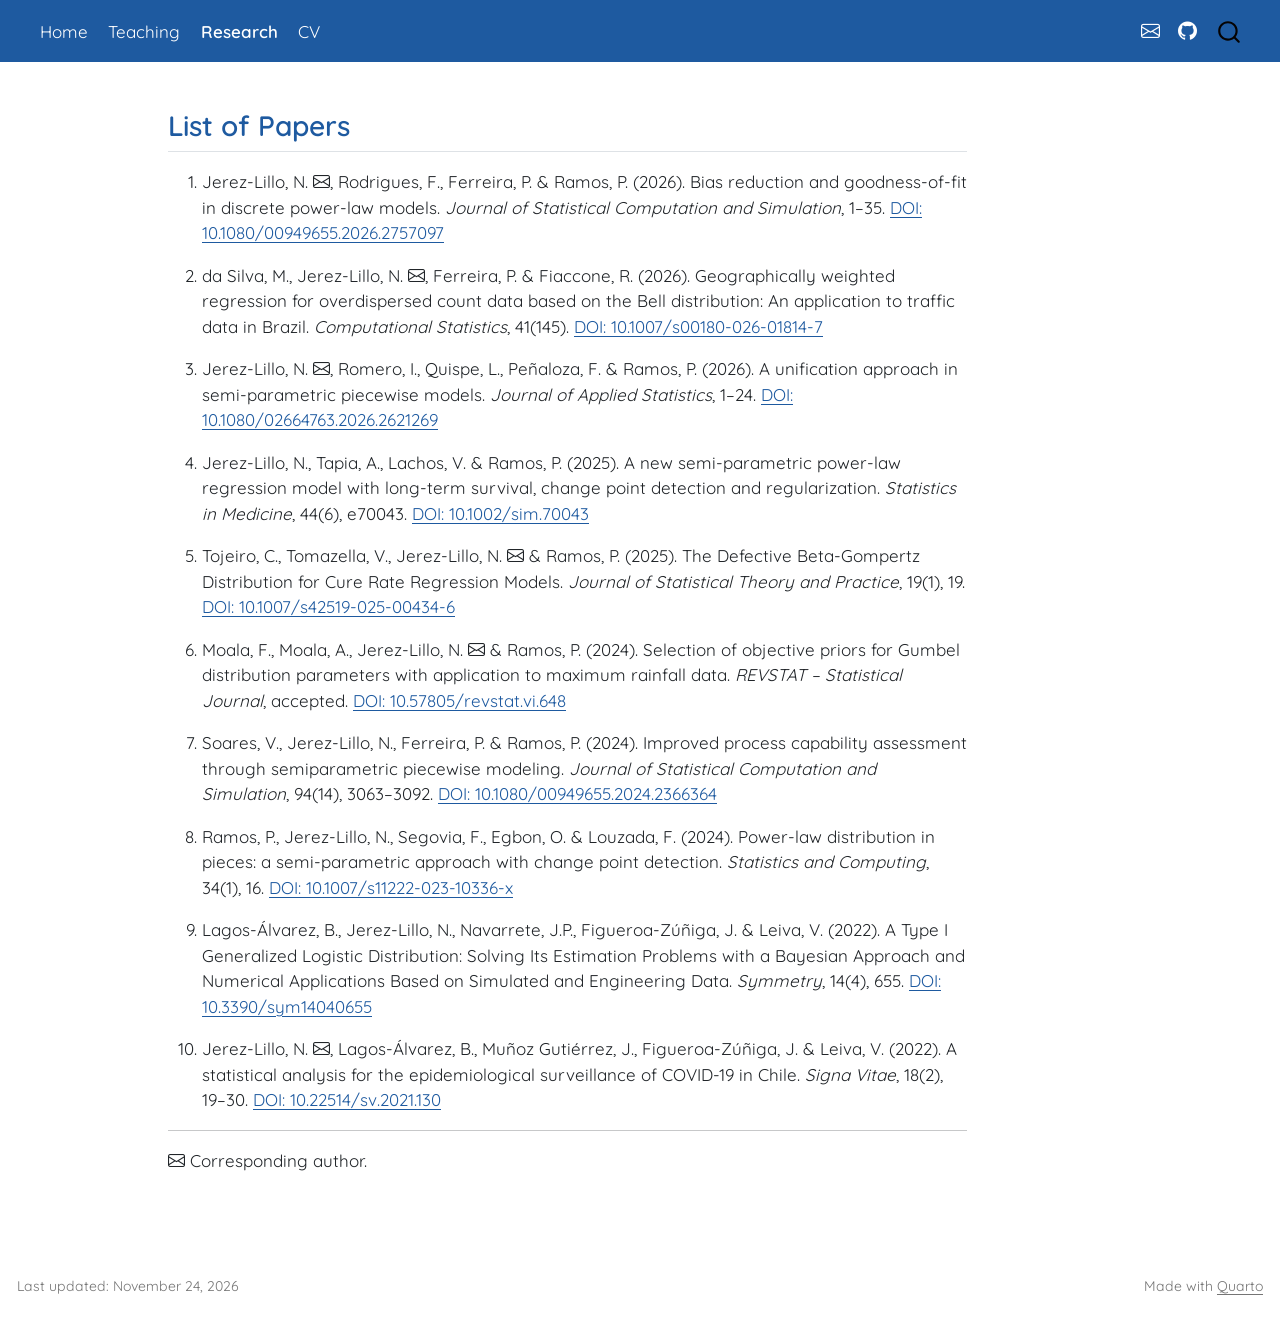
<file: research.html>
<!DOCTYPE html>
<html xmlns="http://www.w3.org/1999/xhtml" lang="en" xml:lang="en"><head>

<meta charset="utf-8">
<meta name="generator" content="quarto-1.9.38">

<meta name="viewport" content="width=device-width, initial-scale=1.0, user-scalable=yes">


<title>research</title>
<style>
/* Default styles provided by pandoc.
** See https://pandoc.org/MANUAL.html#variables-for-html for config info.
*/
code{white-space: pre-wrap;}
span.smallcaps{font-variant: small-caps;}
div.columns{display: flex; gap: min(4vw, 1.5em);}
div.column{flex: auto; overflow-x: auto;}
div.hanging-indent{margin-left: 1.5em; text-indent: -1.5em;}
ul.task-list{list-style: none;}
ul.task-list li input[type="checkbox"] {
  width: 0.8em;
  margin: 0 0.8em 0.2em -1em; /* quarto-specific, see https://github.com/quarto-dev/quarto-cli/issues/4556 */ 
  vertical-align: middle;
}
</style>


<script src="site_libs/quarto-nav/quarto-nav.js"></script>
<script src="site_libs/quarto-nav/headroom.min.js"></script>
<script src="site_libs/clipboard/clipboard.min.js"></script>
<script src="site_libs/quarto-search/autocomplete.umd.js"></script>
<script src="site_libs/quarto-search/fuse.min.js"></script>
<script src="site_libs/quarto-search/quarto-search.js"></script>
<meta name="quarto:offset" content="./">
<script src="site_libs/quarto-html/quarto.js" type="module"></script>
<script src="site_libs/quarto-html/tabsets/tabsets.js" type="module"></script>
<script src="site_libs/quarto-html/popper.min.js"></script>
<script src="site_libs/quarto-html/tippy.umd.min.js"></script>
<script src="site_libs/quarto-html/anchor.min.js"></script>
<link href="site_libs/quarto-html/tippy.css" rel="stylesheet">
<link href="site_libs/quarto-html/quarto-syntax-highlighting-15634bcf2e68342d4ad2dfa704d543f6.css" rel="stylesheet" id="quarto-text-highlighting-styles">
<script src="site_libs/bootstrap/bootstrap.min.js"></script>
<link href="site_libs/bootstrap/bootstrap-icons.css" rel="stylesheet">
<link href="site_libs/bootstrap/bootstrap-5e4ada9380350e885487bce40a6aac53.min.css" rel="stylesheet" append-hash="true" id="quarto-bootstrap" data-mode="light">
<script id="quarto-search-options" type="application/json">{
  "location": "navbar",
  "copy-button": false,
  "collapse-after": 3,
  "panel-placement": "end",
  "type": "overlay",
  "limit": 50,
  "keyboard-shortcut": [
    "f",
    "/",
    "s"
  ],
  "show-item-context": false,
  "language": {
    "search-no-results-text": "No results",
    "search-matching-documents-text": "matching documents",
    "search-copy-link-title": "Copy link to search",
    "search-hide-matches-text": "Hide additional matches",
    "search-more-match-text": "more match in this document",
    "search-more-matches-text": "more matches in this document",
    "search-clear-button-title": "Clear",
    "search-text-placeholder": "",
    "search-detached-cancel-button-title": "Cancel",
    "search-submit-button-title": "Submit",
    "search-label": "Search"
  }
}</script>


<link rel="stylesheet" href="styles.css">
</head>

<body class="nav-fixed quarto-light">

<div id="quarto-search-results"></div>
  <header id="quarto-header" class="headroom fixed-top">
    <nav class="navbar navbar-expand-lg " data-bs-theme="dark">
      <div class="navbar-container container-fluid">
            <div id="quarto-search" class="" title="Search"></div>
          <button class="navbar-toggler" type="button" data-bs-toggle="collapse" data-bs-target="#navbarCollapse" aria-controls="navbarCollapse" role="menu" aria-expanded="false" aria-label="Toggle navigation" onclick="if (window.quartoToggleHeadroom) { window.quartoToggleHeadroom(); }">
  <span class="navbar-toggler-icon"></span>
</button>
          <div class="collapse navbar-collapse" id="navbarCollapse">
            <ul class="navbar-nav navbar-nav-scroll me-auto">
  <li class="nav-item">
    <a class="nav-link" href="./index.html"> 
<span class="menu-text">Home</span></a>
  </li>  
  <li class="nav-item">
    <a class="nav-link" href="./teaching.html"> 
<span class="menu-text">Teaching</span></a>
  </li>  
  <li class="nav-item">
    <a class="nav-link active" href="./research.html" aria-current="page"> 
<span class="menu-text">Research</span></a>
  </li>  
  <li class="nav-item">
    <a class="nav-link" href="./cv.html"> 
<span class="menu-text">CV</span></a>
  </li>  
</ul>
            <ul class="navbar-nav navbar-nav-scroll ms-auto">
  <li class="nav-item compact">
    <a class="nav-link" href="mailto:nixon.jerez@usm.cl"> <i class="bi bi-envelope" role="img">
</i> 
<span class="menu-text"></span></a>
  </li>  
  <li class="nav-item compact">
    <a class="nav-link" href="https://github.com/njerezlillo"> <i class="bi bi-github" role="img">
</i> 
<span class="menu-text"></span></a>
  </li>  
</ul>
          </div> <!-- /navcollapse -->
            <div class="quarto-navbar-tools">
</div>
      </div> <!-- /container-fluid -->
    </nav>
</header>
<!-- content -->
<div id="quarto-content" class="quarto-container page-columns page-rows-contents page-layout-article page-navbar">
<!-- sidebar -->
<!-- margin-sidebar -->
    <div id="quarto-margin-sidebar" class="sidebar margin-sidebar zindex-bottom">
        
    </div>
<!-- main -->
<main class="content" id="quarto-document-content"><header id="title-block-header" class="quarto-title-block"></header>




<section id="list-of-papers" class="level2 unlisted unnumbered">
<h2 class="unlisted unnumbered anchored" data-anchor-id="list-of-papers">List of Papers</h2>
<ol type="1">
<li><p>Jerez-Lillo, N. <span class="footnote-note"><i class="bi bi-envelope"></i></span>, Rodrigues, F., Ferreira, P. &amp; Ramos, P. (2026). Bias reduction and goodness-of-fit in discrete power-law models. <em>Journal of Statistical Computation and Simulation</em>, 1–35. <a href="https://doi.org/10.1080/00949655.2026.2757097">DOI: 10.1080/00949655.2026.2757097</a></p></li>
<li><p>da Silva, M., Jerez-Lillo, N. <span class="footnote-note"><i class="bi bi-envelope"></i></span>, Ferreira, P. &amp; Fiaccone, R. (2026). Geographically weighted regression for overdispersed count data based on the Bell distribution: An application to traffic data in Brazil. <em>Computational Statistics</em>, 41(145). <a href="https://doi.org/10.1007/s00180-026-01814-7">DOI: 10.1007/s00180-026-01814-7</a></p></li>
<li><p>Jerez-Lillo, N. <span class="footnote-note"><i class="bi bi-envelope"></i></span>, Romero, I., Quispe, L., Peñaloza, F. &amp; Ramos, P. (2026). A unification approach in semi-parametric piecewise models. <em>Journal of Applied Statistics</em>, 1–24. <a href="https://doi.org/10.1080/02664763.2026.2621269">DOI: 10.1080/02664763.2026.2621269</a></p></li>
<li><p>Jerez-Lillo, N., Tapia, A., Lachos, V. &amp; Ramos, P. (2025). A new semi-parametric power-law regression model with long-term survival, change point detection and regularization. <em>Statistics in Medicine</em>, 44(6), e70043. <a href="https://doi.org/10.1002/sim.70043">DOI: 10.1002/sim.70043</a></p></li>
<li><p>Tojeiro, C., Tomazella, V., Jerez-Lillo, N. <span class="footnote-note"><i class="bi bi-envelope"></i></span> &amp; Ramos, P. (2025). The Defective Beta-Gompertz Distribution for Cure Rate Regression Models. <em>Journal of Statistical Theory and Practice</em>, 19(1), 19. <a href="https://doi.org/10.1007/s42519-025-00434-6">DOI: 10.1007/s42519-025-00434-6</a></p></li>
<li><p>Moala, F., Moala, A., Jerez-Lillo, N. <span class="footnote-note"><i class="bi bi-envelope"></i></span> &amp; Ramos, P. (2024). Selection of objective priors for Gumbel distribution parameters with application to maximum rainfall data. <em>REVSTAT – Statistical Journal</em>, accepted. <a href="https://doi.org/10.57805/revstat.vi.648">DOI: 10.57805/revstat.vi.648</a></p></li>
<li><p>Soares, V., Jerez-Lillo, N., Ferreira, P. &amp; Ramos, P. (2024). Improved process capability assessment through semiparametric piecewise modeling. <em>Journal of Statistical Computation and Simulation</em>, 94(14), 3063–3092. <a href="https://doi.org/10.1080/00949655.2024.2366364">DOI: 10.1080/00949655.2024.2366364</a></p></li>
<li><p>Ramos, P., Jerez-Lillo, N., Segovia, F., Egbon, O. &amp; Louzada, F. (2024). Power-law distribution in pieces: a semi-parametric approach with change point detection. <em>Statistics and Computing</em>, 34(1), 16. <a href="https://doi.org/10.1007/s11222-023-10336-x">DOI: 10.1007/s11222-023-10336-x</a></p></li>
<li><p>Lagos-Álvarez, B., Jerez-Lillo, N., Navarrete, J.P., Figueroa-Zúñiga, J. &amp; Leiva, V. (2022). A Type I Generalized Logistic Distribution: Solving Its Estimation Problems with a Bayesian Approach and Numerical Applications Based on Simulated and Engineering Data. <em>Symmetry</em>, 14(4), 655. <a href="https://doi.org/10.3390/sym14040655">DOI: 10.3390/sym14040655</a></p></li>
<li><p>Jerez-Lillo, N. <span class="footnote-note"><i class="bi bi-envelope"></i></span>, Lagos-Álvarez, B., Muñoz Gutiérrez, J., Figueroa-Zúñiga, J. &amp; Leiva, V. (2022). A statistical analysis for the epidemiological surveillance of COVID-19 in Chile. <em>Signa Vitae</em>, 18(2), 19–30. <a href="https://doi.org/10.22514/sv.2021.130">DOI: 10.22514/sv.2021.130</a></p></li>
</ol>
<hr>
<p><span class="footnote-note"><i class="bi bi-envelope"></i> Corresponding author.</span></p>


</section>

</main> <!-- /main -->
<script id="quarto-html-after-body" type="application/javascript">
  window.document.addEventListener("DOMContentLoaded", function (event) {
    const icon = "";
    const anchorJS = new window.AnchorJS();
    anchorJS.options = {
      placement: 'right',
      icon: icon
    };
    anchorJS.add('.anchored');
    const isCodeAnnotation = (el) => {
      for (const clz of el.classList) {
        if (clz.startsWith('code-annotation-')) {                     
          return true;
        }
      }
      return false;
    }
    const onCopySuccess = function(e) {
      // button target
      const button = e.trigger;
      // don't keep focus
      button.blur();
      // flash "checked"
      button.classList.add('code-copy-button-checked');
      var currentTitle = button.getAttribute("title");
      button.setAttribute("title", "Copied!");
      let tooltip;
      if (window.bootstrap) {
        button.setAttribute("data-bs-toggle", "tooltip");
        button.setAttribute("data-bs-placement", "left");
        button.setAttribute("data-bs-title", "Copied!");
        tooltip = new bootstrap.Tooltip(button, 
          { trigger: "manual", 
            customClass: "code-copy-button-tooltip",
            offset: [0, -8]});
        tooltip.show();    
      }
      setTimeout(function() {
        if (tooltip) {
          tooltip.hide();
          button.removeAttribute("data-bs-title");
          button.removeAttribute("data-bs-toggle");
          button.removeAttribute("data-bs-placement");
        }
        button.setAttribute("title", currentTitle);
        button.classList.remove('code-copy-button-checked');
      }, 1000);
      // clear code selection
      e.clearSelection();
    }
    const getTextToCopy = function(trigger) {
      const outerScaffold = trigger.parentElement.cloneNode(true);
      const codeEl = outerScaffold.querySelector('code');
      for (const childEl of codeEl.children) {
        if (isCodeAnnotation(childEl)) {
          childEl.remove();
        }
      }
      return codeEl.innerText;
    }
    const clipboard = new window.ClipboardJS('.code-copy-button:not([data-in-quarto-modal])', {
      text: getTextToCopy
    });
    clipboard.on('success', onCopySuccess);
    if (window.document.getElementById('quarto-embedded-source-code-modal')) {
      const clipboardModal = new window.ClipboardJS('.code-copy-button[data-in-quarto-modal]', {
        text: getTextToCopy,
        container: window.document.getElementById('quarto-embedded-source-code-modal')
      });
      clipboardModal.on('success', onCopySuccess);
    }
      var localhostRegex = new RegExp(/^(?:http|https):\/\/localhost\:?[0-9]*\//);
      var mailtoRegex = new RegExp(/^mailto:/);
        var filterRegex = new RegExp("https:\/\/njerezlillo\.github\.io\/");
      var isInternal = (href) => {
          return filterRegex.test(href) || localhostRegex.test(href) || mailtoRegex.test(href);
      }
      // Inspect non-navigation links and adorn them if external
     var links = window.document.querySelectorAll('a[href]:not(.nav-link):not(.navbar-brand):not(.toc-action):not(.sidebar-link):not(.sidebar-item-toggle):not(.pagination-link):not(.no-external):not([aria-hidden]):not(.dropdown-item):not(.quarto-navigation-tool):not(.about-link)');
      for (var i=0; i<links.length; i++) {
        const link = links[i];
        if (!isInternal(link.href)) {
          // undo the damage that might have been done by quarto-nav.js in the case of
          // links that we want to consider external
          if (link.dataset.originalHref !== undefined) {
            link.href = link.dataset.originalHref;
          }
        }
      }
    function tippyHover(el, contentFn, onTriggerFn, onUntriggerFn) {
      const config = {
        allowHTML: true,
        maxWidth: 500,
        delay: 100,
        arrow: false,
        appendTo: function(el) {
            return el.parentElement;
        },
        interactive: true,
        interactiveBorder: 10,
        theme: 'quarto',
        placement: 'bottom-start',
      };
      if (contentFn) {
        config.content = contentFn;
      }
      if (onTriggerFn) {
        config.onTrigger = onTriggerFn;
      }
      if (onUntriggerFn) {
        config.onUntrigger = onUntriggerFn;
      }
      window.tippy(el, config); 
    }
    const noterefs = window.document.querySelectorAll('a[role="doc-noteref"]');
    for (var i=0; i<noterefs.length; i++) {
      const ref = noterefs[i];
      tippyHover(ref, function() {
        // use id or data attribute instead here
        let href = ref.getAttribute('data-footnote-href') || ref.getAttribute('href');
        try { href = new URL(href).hash; } catch {}
        const id = href.replace(/^#\/?/, "");
        const note = window.document.getElementById(id);
        if (note) {
          return note.innerHTML;
        } else {
          return "";
        }
      });
    }
    const xrefs = window.document.querySelectorAll('a.quarto-xref');
    const processXRef = (id, note) => {
      // Strip column container classes
      const stripColumnClz = (el) => {
        el.classList.remove("page-full", "page-columns");
        if (el.children) {
          for (const child of el.children) {
            stripColumnClz(child);
          }
        }
      }
      stripColumnClz(note)
      if (id === null || id.startsWith('sec-')) {
        // Special case sections, only their first couple elements
        const container = document.createElement("div");
        if (note.children && note.children.length > 2) {
          container.appendChild(note.children[0].cloneNode(true));
          for (let i = 1; i < note.children.length; i++) {
            const child = note.children[i];
            if (child.tagName === "P" && child.innerText === "") {
              continue;
            } else {
              container.appendChild(child.cloneNode(true));
              break;
            }
          }
          if (window.Quarto?.typesetMath) {
            window.Quarto.typesetMath(container);
          }
          return container.innerHTML
        } else {
          if (window.Quarto?.typesetMath) {
            window.Quarto.typesetMath(note);
          }
          return note.innerHTML;
        }
      } else {
        // Remove any anchor links if they are present
        const anchorLink = note.querySelector('a.anchorjs-link');
        if (anchorLink) {
          anchorLink.remove();
        }
        if (window.Quarto?.typesetMath) {
          window.Quarto.typesetMath(note);
        }
        if (note.classList.contains("callout")) {
          return note.outerHTML;
        } else {
          return note.innerHTML;
        }
      }
    }
    for (var i=0; i<xrefs.length; i++) {
      const xref = xrefs[i];
      tippyHover(xref, undefined, function(instance) {
        instance.disable();
        let url = xref.getAttribute('href');
        let hash = undefined; 
        if (url.startsWith('#')) {
          hash = url;
        } else {
          try { hash = new URL(url).hash; } catch {}
        }
        if (hash) {
          const id = hash.replace(/^#\/?/, "");
          const note = window.document.getElementById(id);
          if (note !== null) {
            try {
              const html = processXRef(id, note.cloneNode(true));
              instance.setContent(html);
            } finally {
              instance.enable();
              instance.show();
            }
          } else {
            // See if we can fetch this
            fetch(url.split('#')[0])
            .then(res => res.text())
            .then(html => {
              const parser = new DOMParser();
              const htmlDoc = parser.parseFromString(html, "text/html");
              const note = htmlDoc.getElementById(id);
              if (note !== null) {
                const html = processXRef(id, note);
                instance.setContent(html);
              } 
            }).finally(() => {
              instance.enable();
              instance.show();
            });
          }
        } else {
          // See if we can fetch a full url (with no hash to target)
          // This is a special case and we should probably do some content thinning / targeting
          fetch(url)
          .then(res => res.text())
          .then(html => {
            const parser = new DOMParser();
            const htmlDoc = parser.parseFromString(html, "text/html");
            const note = htmlDoc.querySelector('main.content');
            if (note !== null) {
              // This should only happen for chapter cross references
              // (since there is no id in the URL)
              // remove the first header
              if (note.children.length > 0 && note.children[0].tagName === "HEADER") {
                note.children[0].remove();
              }
              const html = processXRef(null, note);
              instance.setContent(html);
            } 
          }).finally(() => {
            instance.enable();
            instance.show();
          });
        }
      }, function(instance) {
      });
    }
        let selectedAnnoteEl;
        const selectorForAnnotation = ( cell, annotation) => {
          let cellAttr = 'data-code-cell="' + cell + '"';
          let lineAttr = 'data-code-annotation="' +  annotation + '"';
          const selector = 'span[' + cellAttr + '][' + lineAttr + ']';
          return selector;
        }
        const selectCodeLines = (annoteEl) => {
          const doc = window.document;
          const targetCell = annoteEl.getAttribute("data-target-cell");
          const targetAnnotation = annoteEl.getAttribute("data-target-annotation");
          const annoteSpan = window.document.querySelector(selectorForAnnotation(targetCell, targetAnnotation));
          const lines = annoteSpan.getAttribute("data-code-lines").split(",");
          const lineIds = lines.map((line) => {
            return targetCell + "-" + line;
          })
          let top = null;
          let height = null;
          let parent = null;
          if (lineIds.length > 0) {
              //compute the position of the single el (top and bottom and make a div)
              const el = window.document.getElementById(lineIds[0]);
              top = el.offsetTop;
              height = el.offsetHeight;
              parent = el.parentElement.parentElement;
            if (lineIds.length > 1) {
              const lastEl = window.document.getElementById(lineIds[lineIds.length - 1]);
              const bottom = lastEl.offsetTop + lastEl.offsetHeight;
              height = bottom - top;
            }
            if (top !== null && height !== null && parent !== null) {
              // cook up a div (if necessary) and position it 
              let div = window.document.getElementById("code-annotation-line-highlight");
              if (div === null) {
                div = window.document.createElement("div");
                div.setAttribute("id", "code-annotation-line-highlight");
                div.style.position = 'absolute';
                parent.appendChild(div);
              }
              div.style.top = top - 2 + "px";
              div.style.height = height + 4 + "px";
              div.style.left = 0;
              let gutterDiv = window.document.getElementById("code-annotation-line-highlight-gutter");
              if (gutterDiv === null) {
                gutterDiv = window.document.createElement("div");
                gutterDiv.setAttribute("id", "code-annotation-line-highlight-gutter");
                gutterDiv.style.position = 'absolute';
                const codeCell = window.document.getElementById(targetCell);
                const gutter = codeCell.querySelector('.code-annotation-gutter');
                gutter.appendChild(gutterDiv);
              }
              gutterDiv.style.top = top - 2 + "px";
              gutterDiv.style.height = height + 4 + "px";
            }
            selectedAnnoteEl = annoteEl;
          }
        };
        const unselectCodeLines = () => {
          const elementsIds = ["code-annotation-line-highlight", "code-annotation-line-highlight-gutter"];
          elementsIds.forEach((elId) => {
            const div = window.document.getElementById(elId);
            if (div) {
              div.remove();
            }
          });
          selectedAnnoteEl = undefined;
        };
          // Handle positioning of the toggle
      window.addEventListener(
        "resize",
        throttle(() => {
          elRect = undefined;
          if (selectedAnnoteEl) {
            selectCodeLines(selectedAnnoteEl);
          }
        }, 10)
      );
      function throttle(fn, ms) {
      let throttle = false;
      let timer;
        return (...args) => {
          if(!throttle) { // first call gets through
              fn.apply(this, args);
              throttle = true;
          } else { // all the others get throttled
              if(timer) clearTimeout(timer); // cancel #2
              timer = setTimeout(() => {
                fn.apply(this, args);
                timer = throttle = false;
              }, ms);
          }
        };
      }
        // Attach click handler to the DT
        const annoteDls = window.document.querySelectorAll('dt[data-target-cell]');
        for (const annoteDlNode of annoteDls) {
          annoteDlNode.addEventListener('click', (event) => {
            const clickedEl = event.target;
            if (clickedEl !== selectedAnnoteEl) {
              unselectCodeLines();
              const activeEl = window.document.querySelector('dt[data-target-cell].code-annotation-active');
              if (activeEl) {
                activeEl.classList.remove('code-annotation-active');
              }
              selectCodeLines(clickedEl);
              clickedEl.classList.add('code-annotation-active');
            } else {
              // Unselect the line
              unselectCodeLines();
              clickedEl.classList.remove('code-annotation-active');
            }
          });
        }
    const findCites = (el) => {
      const parentEl = el.parentElement;
      if (parentEl) {
        const cites = parentEl.dataset.cites;
        if (cites) {
          return {
            el,
            cites: cites.split(' ')
          };
        } else {
          return findCites(el.parentElement)
        }
      } else {
        return undefined;
      }
    };
    var bibliorefs = window.document.querySelectorAll('a[role="doc-biblioref"]');
    for (var i=0; i<bibliorefs.length; i++) {
      const ref = bibliorefs[i];
      const citeInfo = findCites(ref);
      if (citeInfo) {
        tippyHover(citeInfo.el, function() {
          var popup = window.document.createElement('div');
          citeInfo.cites.forEach(function(cite) {
            var citeDiv = window.document.createElement('div');
            citeDiv.classList.add('hanging-indent');
            citeDiv.classList.add('csl-entry');
            var biblioDiv = window.document.getElementById('ref-' + cite);
            if (biblioDiv) {
              citeDiv.innerHTML = biblioDiv.innerHTML;
            }
            popup.appendChild(citeDiv);
          });
          return popup.innerHTML;
        });
      }
    }
  });
  </script>
</div> <!-- /content -->
<footer class="footer">
  <div class="nav-footer">
    <div class="nav-footer-left">
<p>Last updated: November 24, 2026</p>
</div>   
    <div class="nav-footer-center">
      &nbsp;
    </div>
    <div class="nav-footer-right">
<p>Made with <a href="https://quarto.org">Quarto</a></p>
</div>
  </div>
</footer>




</body></html>
</file>
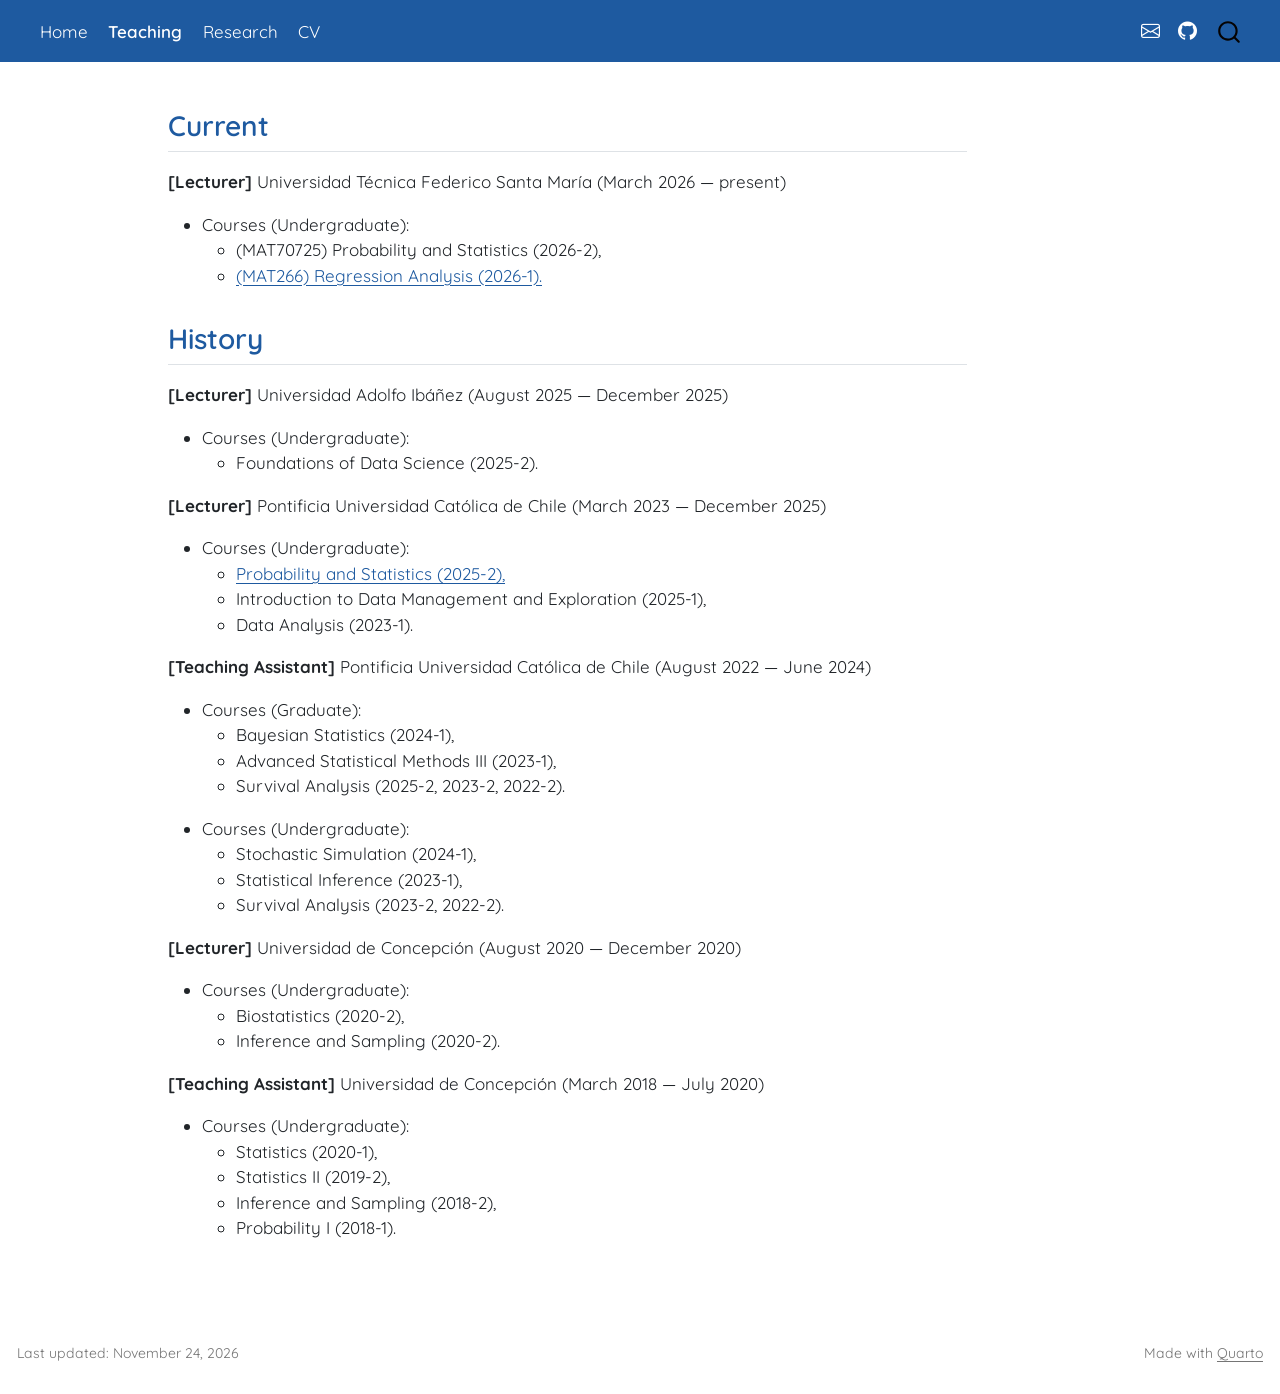
<file: teaching.html>
<!DOCTYPE html>
<html xmlns="http://www.w3.org/1999/xhtml" lang="en" xml:lang="en"><head>

<meta charset="utf-8">
<meta name="generator" content="quarto-1.9.38">

<meta name="viewport" content="width=device-width, initial-scale=1.0, user-scalable=yes">


<title>teaching</title>
<style>
/* Default styles provided by pandoc.
** See https://pandoc.org/MANUAL.html#variables-for-html for config info.
*/
code{white-space: pre-wrap;}
span.smallcaps{font-variant: small-caps;}
div.columns{display: flex; gap: min(4vw, 1.5em);}
div.column{flex: auto; overflow-x: auto;}
div.hanging-indent{margin-left: 1.5em; text-indent: -1.5em;}
ul.task-list{list-style: none;}
ul.task-list li input[type="checkbox"] {
  width: 0.8em;
  margin: 0 0.8em 0.2em -1em; /* quarto-specific, see https://github.com/quarto-dev/quarto-cli/issues/4556 */ 
  vertical-align: middle;
}
</style>


<script src="site_libs/quarto-nav/quarto-nav.js"></script>
<script src="site_libs/quarto-nav/headroom.min.js"></script>
<script src="site_libs/clipboard/clipboard.min.js"></script>
<script src="site_libs/quarto-search/autocomplete.umd.js"></script>
<script src="site_libs/quarto-search/fuse.min.js"></script>
<script src="site_libs/quarto-search/quarto-search.js"></script>
<meta name="quarto:offset" content="./">
<script src="site_libs/quarto-html/quarto.js" type="module"></script>
<script src="site_libs/quarto-html/tabsets/tabsets.js" type="module"></script>
<script src="site_libs/quarto-html/popper.min.js"></script>
<script src="site_libs/quarto-html/tippy.umd.min.js"></script>
<script src="site_libs/quarto-html/anchor.min.js"></script>
<link href="site_libs/quarto-html/tippy.css" rel="stylesheet">
<link href="site_libs/quarto-html/quarto-syntax-highlighting-15634bcf2e68342d4ad2dfa704d543f6.css" rel="stylesheet" id="quarto-text-highlighting-styles">
<script src="site_libs/bootstrap/bootstrap.min.js"></script>
<link href="site_libs/bootstrap/bootstrap-icons.css" rel="stylesheet">
<link href="site_libs/bootstrap/bootstrap-5e4ada9380350e885487bce40a6aac53.min.css" rel="stylesheet" append-hash="true" id="quarto-bootstrap" data-mode="light">
<script id="quarto-search-options" type="application/json">{
  "location": "navbar",
  "copy-button": false,
  "collapse-after": 3,
  "panel-placement": "end",
  "type": "overlay",
  "limit": 50,
  "keyboard-shortcut": [
    "f",
    "/",
    "s"
  ],
  "show-item-context": false,
  "language": {
    "search-no-results-text": "No results",
    "search-matching-documents-text": "matching documents",
    "search-copy-link-title": "Copy link to search",
    "search-hide-matches-text": "Hide additional matches",
    "search-more-match-text": "more match in this document",
    "search-more-matches-text": "more matches in this document",
    "search-clear-button-title": "Clear",
    "search-text-placeholder": "",
    "search-detached-cancel-button-title": "Cancel",
    "search-submit-button-title": "Submit",
    "search-label": "Search"
  }
}</script>


<link rel="stylesheet" href="styles.css">
</head>

<body class="nav-fixed quarto-light">

<div id="quarto-search-results"></div>
  <header id="quarto-header" class="headroom fixed-top">
    <nav class="navbar navbar-expand-lg " data-bs-theme="dark">
      <div class="navbar-container container-fluid">
            <div id="quarto-search" class="" title="Search"></div>
          <button class="navbar-toggler" type="button" data-bs-toggle="collapse" data-bs-target="#navbarCollapse" aria-controls="navbarCollapse" role="menu" aria-expanded="false" aria-label="Toggle navigation" onclick="if (window.quartoToggleHeadroom) { window.quartoToggleHeadroom(); }">
  <span class="navbar-toggler-icon"></span>
</button>
          <div class="collapse navbar-collapse" id="navbarCollapse">
            <ul class="navbar-nav navbar-nav-scroll me-auto">
  <li class="nav-item">
    <a class="nav-link" href="./index.html"> 
<span class="menu-text">Home</span></a>
  </li>  
  <li class="nav-item">
    <a class="nav-link active" href="./teaching.html" aria-current="page"> 
<span class="menu-text">Teaching</span></a>
  </li>  
  <li class="nav-item">
    <a class="nav-link" href="./research.html"> 
<span class="menu-text">Research</span></a>
  </li>  
  <li class="nav-item">
    <a class="nav-link" href="./cv.html"> 
<span class="menu-text">CV</span></a>
  </li>  
</ul>
            <ul class="navbar-nav navbar-nav-scroll ms-auto">
  <li class="nav-item compact">
    <a class="nav-link" href="mailto:nixon.jerez@usm.cl"> <i class="bi bi-envelope" role="img">
</i> 
<span class="menu-text"></span></a>
  </li>  
  <li class="nav-item compact">
    <a class="nav-link" href="https://github.com/njerezlillo"> <i class="bi bi-github" role="img">
</i> 
<span class="menu-text"></span></a>
  </li>  
</ul>
          </div> <!-- /navcollapse -->
            <div class="quarto-navbar-tools">
</div>
      </div> <!-- /container-fluid -->
    </nav>
</header>
<!-- content -->
<div id="quarto-content" class="quarto-container page-columns page-rows-contents page-layout-article page-navbar">
<!-- sidebar -->
<!-- margin-sidebar -->
    <div id="quarto-margin-sidebar" class="sidebar margin-sidebar zindex-bottom">
        
    </div>
<!-- main -->
<main class="content" id="quarto-document-content"><header id="title-block-header" class="quarto-title-block"></header>




<section id="current" class="level2 unlisted unnumbered">
<h2 class="unlisted unnumbered anchored" data-anchor-id="current">Current</h2>
<p><strong>[Lecturer]</strong> Universidad Técnica Federico Santa María (March 2026 — present)</p>
<ul>
<li>Courses (Undergraduate):
<ul>
<li>(MAT70725) Probability and Statistics (2026-2),</li>
<li><a href="https://github.com/njerezlillo/MAT266">(MAT266) Regression Analysis (2026-1).</a></li>
</ul></li>
</ul>
</section>
<section id="history" class="level2 unlisted unnumbered">
<h2 class="unlisted unnumbered anchored" data-anchor-id="history">History</h2>
<p><strong>[Lecturer]</strong> Universidad Adolfo Ibáñez (August 2025 — December 2025)</p>
<ul>
<li>Courses (Undergraduate):
<ul>
<li>Foundations of Data Science (2025-2).</li>
</ul></li>
</ul>
<p><strong>[Lecturer]</strong> Pontificia Universidad Católica de Chile (March 2023 — December 2025)</p>
<ul>
<li>Courses (Undergraduate):
<ul>
<li><a href="https://github.com/njerezlillo/EYP1113-UC">Probability and Statistics (2025-2),</a></li>
<li>Introduction to Data Management and Exploration (2025-1),</li>
<li>Data Analysis (2023-1).</li>
</ul></li>
</ul>
<p><strong>[Teaching Assistant]</strong> Pontificia Universidad Católica de Chile (August 2022 — June 2024)</p>
<ul>
<li>Courses (Graduate):
<ul>
<li>Bayesian Statistics (2024-1),</li>
<li>Advanced Statistical Methods III (2023-1),</li>
<li>Survival Analysis (2025-2, 2023-2, 2022-2).</li>
</ul></li>
</ul>
<!-- -->
<ul>
<li>Courses (Undergraduate):
<ul>
<li>Stochastic Simulation (2024-1),</li>
<li>Statistical Inference (2023-1),</li>
<li>Survival Analysis (2023-2, 2022-2).</li>
</ul></li>
</ul>
<p><strong>[Lecturer]</strong> Universidad de Concepción (August 2020 — December 2020)</p>
<ul>
<li>Courses (Undergraduate):
<ul>
<li>Biostatistics (2020-2),</li>
<li>Inference and Sampling (2020-2).</li>
</ul></li>
</ul>
<p><strong>[Teaching Assistant]</strong> Universidad de Concepción (March 2018 — July 2020)</p>
<ul>
<li>Courses (Undergraduate):
<ul>
<li>Statistics (2020-1),</li>
<li>Statistics II (2019-2),</li>
<li>Inference and Sampling (2018-2),</li>
<li>Probability I (2018-1).</li>
</ul></li>
</ul>


</section>

</main> <!-- /main -->
<script id="quarto-html-after-body" type="application/javascript">
  window.document.addEventListener("DOMContentLoaded", function (event) {
    const icon = "";
    const anchorJS = new window.AnchorJS();
    anchorJS.options = {
      placement: 'right',
      icon: icon
    };
    anchorJS.add('.anchored');
    const isCodeAnnotation = (el) => {
      for (const clz of el.classList) {
        if (clz.startsWith('code-annotation-')) {                     
          return true;
        }
      }
      return false;
    }
    const onCopySuccess = function(e) {
      // button target
      const button = e.trigger;
      // don't keep focus
      button.blur();
      // flash "checked"
      button.classList.add('code-copy-button-checked');
      var currentTitle = button.getAttribute("title");
      button.setAttribute("title", "Copied!");
      let tooltip;
      if (window.bootstrap) {
        button.setAttribute("data-bs-toggle", "tooltip");
        button.setAttribute("data-bs-placement", "left");
        button.setAttribute("data-bs-title", "Copied!");
        tooltip = new bootstrap.Tooltip(button, 
          { trigger: "manual", 
            customClass: "code-copy-button-tooltip",
            offset: [0, -8]});
        tooltip.show();    
      }
      setTimeout(function() {
        if (tooltip) {
          tooltip.hide();
          button.removeAttribute("data-bs-title");
          button.removeAttribute("data-bs-toggle");
          button.removeAttribute("data-bs-placement");
        }
        button.setAttribute("title", currentTitle);
        button.classList.remove('code-copy-button-checked');
      }, 1000);
      // clear code selection
      e.clearSelection();
    }
    const getTextToCopy = function(trigger) {
      const outerScaffold = trigger.parentElement.cloneNode(true);
      const codeEl = outerScaffold.querySelector('code');
      for (const childEl of codeEl.children) {
        if (isCodeAnnotation(childEl)) {
          childEl.remove();
        }
      }
      return codeEl.innerText;
    }
    const clipboard = new window.ClipboardJS('.code-copy-button:not([data-in-quarto-modal])', {
      text: getTextToCopy
    });
    clipboard.on('success', onCopySuccess);
    if (window.document.getElementById('quarto-embedded-source-code-modal')) {
      const clipboardModal = new window.ClipboardJS('.code-copy-button[data-in-quarto-modal]', {
        text: getTextToCopy,
        container: window.document.getElementById('quarto-embedded-source-code-modal')
      });
      clipboardModal.on('success', onCopySuccess);
    }
      var localhostRegex = new RegExp(/^(?:http|https):\/\/localhost\:?[0-9]*\//);
      var mailtoRegex = new RegExp(/^mailto:/);
        var filterRegex = new RegExp("https:\/\/njerezlillo\.github\.io\/");
      var isInternal = (href) => {
          return filterRegex.test(href) || localhostRegex.test(href) || mailtoRegex.test(href);
      }
      // Inspect non-navigation links and adorn them if external
     var links = window.document.querySelectorAll('a[href]:not(.nav-link):not(.navbar-brand):not(.toc-action):not(.sidebar-link):not(.sidebar-item-toggle):not(.pagination-link):not(.no-external):not([aria-hidden]):not(.dropdown-item):not(.quarto-navigation-tool):not(.about-link)');
      for (var i=0; i<links.length; i++) {
        const link = links[i];
        if (!isInternal(link.href)) {
          // undo the damage that might have been done by quarto-nav.js in the case of
          // links that we want to consider external
          if (link.dataset.originalHref !== undefined) {
            link.href = link.dataset.originalHref;
          }
        }
      }
    function tippyHover(el, contentFn, onTriggerFn, onUntriggerFn) {
      const config = {
        allowHTML: true,
        maxWidth: 500,
        delay: 100,
        arrow: false,
        appendTo: function(el) {
            return el.parentElement;
        },
        interactive: true,
        interactiveBorder: 10,
        theme: 'quarto',
        placement: 'bottom-start',
      };
      if (contentFn) {
        config.content = contentFn;
      }
      if (onTriggerFn) {
        config.onTrigger = onTriggerFn;
      }
      if (onUntriggerFn) {
        config.onUntrigger = onUntriggerFn;
      }
      window.tippy(el, config); 
    }
    const noterefs = window.document.querySelectorAll('a[role="doc-noteref"]');
    for (var i=0; i<noterefs.length; i++) {
      const ref = noterefs[i];
      tippyHover(ref, function() {
        // use id or data attribute instead here
        let href = ref.getAttribute('data-footnote-href') || ref.getAttribute('href');
        try { href = new URL(href).hash; } catch {}
        const id = href.replace(/^#\/?/, "");
        const note = window.document.getElementById(id);
        if (note) {
          return note.innerHTML;
        } else {
          return "";
        }
      });
    }
    const xrefs = window.document.querySelectorAll('a.quarto-xref');
    const processXRef = (id, note) => {
      // Strip column container classes
      const stripColumnClz = (el) => {
        el.classList.remove("page-full", "page-columns");
        if (el.children) {
          for (const child of el.children) {
            stripColumnClz(child);
          }
        }
      }
      stripColumnClz(note)
      if (id === null || id.startsWith('sec-')) {
        // Special case sections, only their first couple elements
        const container = document.createElement("div");
        if (note.children && note.children.length > 2) {
          container.appendChild(note.children[0].cloneNode(true));
          for (let i = 1; i < note.children.length; i++) {
            const child = note.children[i];
            if (child.tagName === "P" && child.innerText === "") {
              continue;
            } else {
              container.appendChild(child.cloneNode(true));
              break;
            }
          }
          if (window.Quarto?.typesetMath) {
            window.Quarto.typesetMath(container);
          }
          return container.innerHTML
        } else {
          if (window.Quarto?.typesetMath) {
            window.Quarto.typesetMath(note);
          }
          return note.innerHTML;
        }
      } else {
        // Remove any anchor links if they are present
        const anchorLink = note.querySelector('a.anchorjs-link');
        if (anchorLink) {
          anchorLink.remove();
        }
        if (window.Quarto?.typesetMath) {
          window.Quarto.typesetMath(note);
        }
        if (note.classList.contains("callout")) {
          return note.outerHTML;
        } else {
          return note.innerHTML;
        }
      }
    }
    for (var i=0; i<xrefs.length; i++) {
      const xref = xrefs[i];
      tippyHover(xref, undefined, function(instance) {
        instance.disable();
        let url = xref.getAttribute('href');
        let hash = undefined; 
        if (url.startsWith('#')) {
          hash = url;
        } else {
          try { hash = new URL(url).hash; } catch {}
        }
        if (hash) {
          const id = hash.replace(/^#\/?/, "");
          const note = window.document.getElementById(id);
          if (note !== null) {
            try {
              const html = processXRef(id, note.cloneNode(true));
              instance.setContent(html);
            } finally {
              instance.enable();
              instance.show();
            }
          } else {
            // See if we can fetch this
            fetch(url.split('#')[0])
            .then(res => res.text())
            .then(html => {
              const parser = new DOMParser();
              const htmlDoc = parser.parseFromString(html, "text/html");
              const note = htmlDoc.getElementById(id);
              if (note !== null) {
                const html = processXRef(id, note);
                instance.setContent(html);
              } 
            }).finally(() => {
              instance.enable();
              instance.show();
            });
          }
        } else {
          // See if we can fetch a full url (with no hash to target)
          // This is a special case and we should probably do some content thinning / targeting
          fetch(url)
          .then(res => res.text())
          .then(html => {
            const parser = new DOMParser();
            const htmlDoc = parser.parseFromString(html, "text/html");
            const note = htmlDoc.querySelector('main.content');
            if (note !== null) {
              // This should only happen for chapter cross references
              // (since there is no id in the URL)
              // remove the first header
              if (note.children.length > 0 && note.children[0].tagName === "HEADER") {
                note.children[0].remove();
              }
              const html = processXRef(null, note);
              instance.setContent(html);
            } 
          }).finally(() => {
            instance.enable();
            instance.show();
          });
        }
      }, function(instance) {
      });
    }
        let selectedAnnoteEl;
        const selectorForAnnotation = ( cell, annotation) => {
          let cellAttr = 'data-code-cell="' + cell + '"';
          let lineAttr = 'data-code-annotation="' +  annotation + '"';
          const selector = 'span[' + cellAttr + '][' + lineAttr + ']';
          return selector;
        }
        const selectCodeLines = (annoteEl) => {
          const doc = window.document;
          const targetCell = annoteEl.getAttribute("data-target-cell");
          const targetAnnotation = annoteEl.getAttribute("data-target-annotation");
          const annoteSpan = window.document.querySelector(selectorForAnnotation(targetCell, targetAnnotation));
          const lines = annoteSpan.getAttribute("data-code-lines").split(",");
          const lineIds = lines.map((line) => {
            return targetCell + "-" + line;
          })
          let top = null;
          let height = null;
          let parent = null;
          if (lineIds.length > 0) {
              //compute the position of the single el (top and bottom and make a div)
              const el = window.document.getElementById(lineIds[0]);
              top = el.offsetTop;
              height = el.offsetHeight;
              parent = el.parentElement.parentElement;
            if (lineIds.length > 1) {
              const lastEl = window.document.getElementById(lineIds[lineIds.length - 1]);
              const bottom = lastEl.offsetTop + lastEl.offsetHeight;
              height = bottom - top;
            }
            if (top !== null && height !== null && parent !== null) {
              // cook up a div (if necessary) and position it 
              let div = window.document.getElementById("code-annotation-line-highlight");
              if (div === null) {
                div = window.document.createElement("div");
                div.setAttribute("id", "code-annotation-line-highlight");
                div.style.position = 'absolute';
                parent.appendChild(div);
              }
              div.style.top = top - 2 + "px";
              div.style.height = height + 4 + "px";
              div.style.left = 0;
              let gutterDiv = window.document.getElementById("code-annotation-line-highlight-gutter");
              if (gutterDiv === null) {
                gutterDiv = window.document.createElement("div");
                gutterDiv.setAttribute("id", "code-annotation-line-highlight-gutter");
                gutterDiv.style.position = 'absolute';
                const codeCell = window.document.getElementById(targetCell);
                const gutter = codeCell.querySelector('.code-annotation-gutter');
                gutter.appendChild(gutterDiv);
              }
              gutterDiv.style.top = top - 2 + "px";
              gutterDiv.style.height = height + 4 + "px";
            }
            selectedAnnoteEl = annoteEl;
          }
        };
        const unselectCodeLines = () => {
          const elementsIds = ["code-annotation-line-highlight", "code-annotation-line-highlight-gutter"];
          elementsIds.forEach((elId) => {
            const div = window.document.getElementById(elId);
            if (div) {
              div.remove();
            }
          });
          selectedAnnoteEl = undefined;
        };
          // Handle positioning of the toggle
      window.addEventListener(
        "resize",
        throttle(() => {
          elRect = undefined;
          if (selectedAnnoteEl) {
            selectCodeLines(selectedAnnoteEl);
          }
        }, 10)
      );
      function throttle(fn, ms) {
      let throttle = false;
      let timer;
        return (...args) => {
          if(!throttle) { // first call gets through
              fn.apply(this, args);
              throttle = true;
          } else { // all the others get throttled
              if(timer) clearTimeout(timer); // cancel #2
              timer = setTimeout(() => {
                fn.apply(this, args);
                timer = throttle = false;
              }, ms);
          }
        };
      }
        // Attach click handler to the DT
        const annoteDls = window.document.querySelectorAll('dt[data-target-cell]');
        for (const annoteDlNode of annoteDls) {
          annoteDlNode.addEventListener('click', (event) => {
            const clickedEl = event.target;
            if (clickedEl !== selectedAnnoteEl) {
              unselectCodeLines();
              const activeEl = window.document.querySelector('dt[data-target-cell].code-annotation-active');
              if (activeEl) {
                activeEl.classList.remove('code-annotation-active');
              }
              selectCodeLines(clickedEl);
              clickedEl.classList.add('code-annotation-active');
            } else {
              // Unselect the line
              unselectCodeLines();
              clickedEl.classList.remove('code-annotation-active');
            }
          });
        }
    const findCites = (el) => {
      const parentEl = el.parentElement;
      if (parentEl) {
        const cites = parentEl.dataset.cites;
        if (cites) {
          return {
            el,
            cites: cites.split(' ')
          };
        } else {
          return findCites(el.parentElement)
        }
      } else {
        return undefined;
      }
    };
    var bibliorefs = window.document.querySelectorAll('a[role="doc-biblioref"]');
    for (var i=0; i<bibliorefs.length; i++) {
      const ref = bibliorefs[i];
      const citeInfo = findCites(ref);
      if (citeInfo) {
        tippyHover(citeInfo.el, function() {
          var popup = window.document.createElement('div');
          citeInfo.cites.forEach(function(cite) {
            var citeDiv = window.document.createElement('div');
            citeDiv.classList.add('hanging-indent');
            citeDiv.classList.add('csl-entry');
            var biblioDiv = window.document.getElementById('ref-' + cite);
            if (biblioDiv) {
              citeDiv.innerHTML = biblioDiv.innerHTML;
            }
            popup.appendChild(citeDiv);
          });
          return popup.innerHTML;
        });
      }
    }
  });
  </script>
</div> <!-- /content -->
<footer class="footer">
  <div class="nav-footer">
    <div class="nav-footer-left">
<p>Last updated: November 24, 2026</p>
</div>   
    <div class="nav-footer-center">
      &nbsp;
    </div>
    <div class="nav-footer-right">
<p>Made with <a href="https://quarto.org">Quarto</a></p>
</div>
  </div>
</footer>




</body></html>
</file>
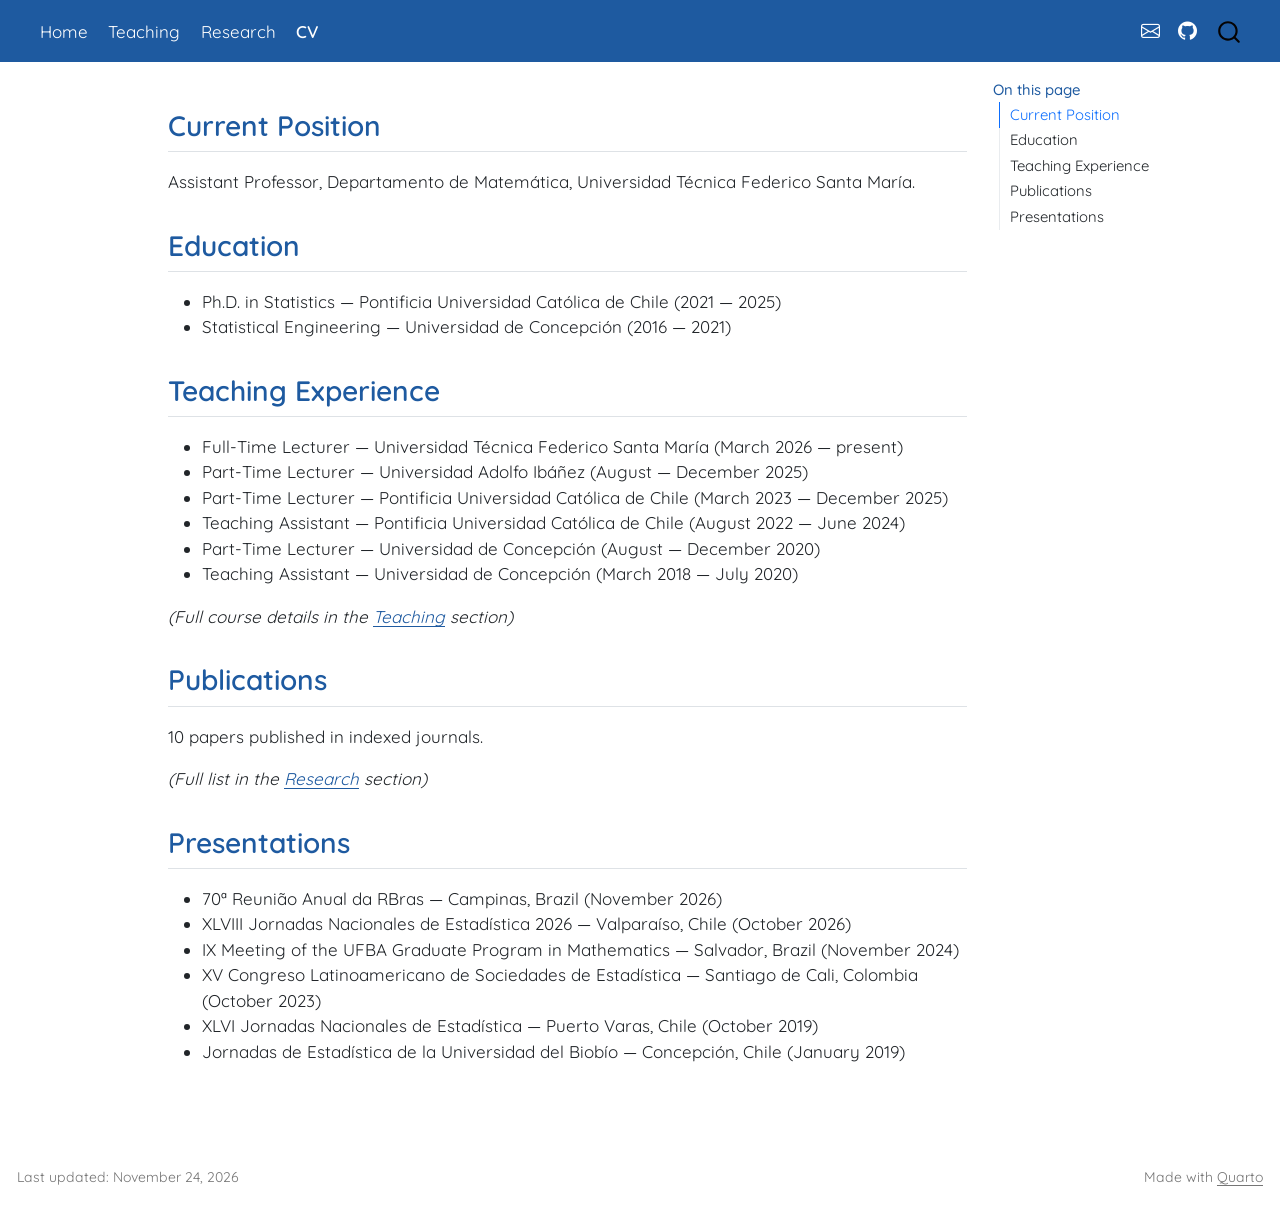
<file: docs/cv.html>
<!DOCTYPE html>
<html xmlns="http://www.w3.org/1999/xhtml" lang="en" xml:lang="en"><head>

<meta charset="utf-8">
<meta name="generator" content="quarto-1.9.38">

<meta name="viewport" content="width=device-width, initial-scale=1.0, user-scalable=yes">


<title>cv</title>
<style>
/* Default styles provided by pandoc.
** See https://pandoc.org/MANUAL.html#variables-for-html for config info.
*/
code{white-space: pre-wrap;}
span.smallcaps{font-variant: small-caps;}
div.columns{display: flex; gap: min(4vw, 1.5em);}
div.column{flex: auto; overflow-x: auto;}
div.hanging-indent{margin-left: 1.5em; text-indent: -1.5em;}
ul.task-list{list-style: none;}
ul.task-list li input[type="checkbox"] {
  width: 0.8em;
  margin: 0 0.8em 0.2em -1em; /* quarto-specific, see https://github.com/quarto-dev/quarto-cli/issues/4556 */ 
  vertical-align: middle;
}
</style>


<script src="site_libs/quarto-nav/quarto-nav.js"></script>
<script src="site_libs/quarto-nav/headroom.min.js"></script>
<script src="site_libs/clipboard/clipboard.min.js"></script>
<script src="site_libs/quarto-search/autocomplete.umd.js"></script>
<script src="site_libs/quarto-search/fuse.min.js"></script>
<script src="site_libs/quarto-search/quarto-search.js"></script>
<meta name="quarto:offset" content="./">
<script src="site_libs/quarto-html/quarto.js" type="module"></script>
<script src="site_libs/quarto-html/tabsets/tabsets.js" type="module"></script>
<script src="site_libs/quarto-html/popper.min.js"></script>
<script src="site_libs/quarto-html/tippy.umd.min.js"></script>
<script src="site_libs/quarto-html/anchor.min.js"></script>
<link href="site_libs/quarto-html/tippy.css" rel="stylesheet">
<link href="site_libs/quarto-html/quarto-syntax-highlighting-15634bcf2e68342d4ad2dfa704d543f6.css" rel="stylesheet" id="quarto-text-highlighting-styles">
<script src="site_libs/bootstrap/bootstrap.min.js"></script>
<link href="site_libs/bootstrap/bootstrap-icons.css" rel="stylesheet">
<link href="site_libs/bootstrap/bootstrap-5e4ada9380350e885487bce40a6aac53.min.css" rel="stylesheet" append-hash="true" id="quarto-bootstrap" data-mode="light">
<script id="quarto-search-options" type="application/json">{
  "location": "navbar",
  "copy-button": false,
  "collapse-after": 3,
  "panel-placement": "end",
  "type": "overlay",
  "limit": 50,
  "keyboard-shortcut": [
    "f",
    "/",
    "s"
  ],
  "show-item-context": false,
  "language": {
    "search-no-results-text": "No results",
    "search-matching-documents-text": "matching documents",
    "search-copy-link-title": "Copy link to search",
    "search-hide-matches-text": "Hide additional matches",
    "search-more-match-text": "more match in this document",
    "search-more-matches-text": "more matches in this document",
    "search-clear-button-title": "Clear",
    "search-text-placeholder": "",
    "search-detached-cancel-button-title": "Cancel",
    "search-submit-button-title": "Submit",
    "search-label": "Search"
  }
}</script>


<link rel="stylesheet" href="styles.css">
</head>

<body class="nav-fixed quarto-light">

<div id="quarto-search-results"></div>
  <header id="quarto-header" class="headroom fixed-top">
    <nav class="navbar navbar-expand-lg " data-bs-theme="dark">
      <div class="navbar-container container-fluid">
            <div id="quarto-search" class="" title="Search"></div>
          <button class="navbar-toggler" type="button" data-bs-toggle="collapse" data-bs-target="#navbarCollapse" aria-controls="navbarCollapse" role="menu" aria-expanded="false" aria-label="Toggle navigation" onclick="if (window.quartoToggleHeadroom) { window.quartoToggleHeadroom(); }">
  <span class="navbar-toggler-icon"></span>
</button>
          <div class="collapse navbar-collapse" id="navbarCollapse">
            <ul class="navbar-nav navbar-nav-scroll me-auto">
  <li class="nav-item">
    <a class="nav-link" href="./index.html"> 
<span class="menu-text">Home</span></a>
  </li>  
  <li class="nav-item">
    <a class="nav-link" href="./teaching.html"> 
<span class="menu-text">Teaching</span></a>
  </li>  
  <li class="nav-item">
    <a class="nav-link" href="./research.html"> 
<span class="menu-text">Research</span></a>
  </li>  
  <li class="nav-item">
    <a class="nav-link active" href="./cv.html" aria-current="page"> 
<span class="menu-text">CV</span></a>
  </li>  
</ul>
            <ul class="navbar-nav navbar-nav-scroll ms-auto">
  <li class="nav-item compact">
    <a class="nav-link" href="mailto:nixon.jerez@usm.cl"> <i class="bi bi-envelope" role="img">
</i> 
<span class="menu-text"></span></a>
  </li>  
  <li class="nav-item compact">
    <a class="nav-link" href="https://github.com/njerezlillo"> <i class="bi bi-github" role="img">
</i> 
<span class="menu-text"></span></a>
  </li>  
</ul>
          </div> <!-- /navcollapse -->
            <div class="quarto-navbar-tools">
</div>
      </div> <!-- /container-fluid -->
    </nav>
</header>
<!-- content -->
<div id="quarto-content" class="quarto-container page-columns page-rows-contents page-layout-article page-navbar">
<!-- sidebar -->
<!-- margin-sidebar -->
    <div id="quarto-margin-sidebar" class="sidebar margin-sidebar">
        <nav id="TOC" role="doc-toc" class="toc-active">
    <h2 id="toc-title">On this page</h2>
   
  <ul>
  <li><a href="#current-position" id="toc-current-position" class="nav-link active" data-scroll-target="#current-position">Current Position</a></li>
  <li><a href="#education" id="toc-education" class="nav-link" data-scroll-target="#education">Education</a></li>
  <li><a href="#teaching-experience" id="toc-teaching-experience" class="nav-link" data-scroll-target="#teaching-experience">Teaching Experience</a></li>
  <li><a href="#publications" id="toc-publications" class="nav-link" data-scroll-target="#publications">Publications</a></li>
  <li><a href="#presentations" id="toc-presentations" class="nav-link" data-scroll-target="#presentations">Presentations</a></li>
  </ul>
</nav>
    </div>
<!-- main -->
<main class="content" id="quarto-document-content"><header id="title-block-header" class="quarto-title-block"></header>




<section id="current-position" class="level2">
<h2 class="anchored" data-anchor-id="current-position">Current Position</h2>
<p>Assistant Professor, Departamento de Matemática, Universidad Técnica Federico Santa María.</p>
</section>
<section id="education" class="level2">
<h2 class="anchored" data-anchor-id="education">Education</h2>
<ul>
<li>Ph.D.&nbsp;in Statistics — Pontificia Universidad Católica de Chile (2021 — 2025)</li>
<li>Statistical Engineering — Universidad de Concepción (2016 — 2021)</li>
</ul>
</section>
<section id="teaching-experience" class="level2">
<h2 class="anchored" data-anchor-id="teaching-experience">Teaching Experience</h2>
<ul>
<li>Full-Time Lecturer — Universidad Técnica Federico Santa María (March 2026 — present)</li>
<li>Part-Time Lecturer — Universidad Adolfo Ibáñez (August — December 2025)</li>
<li>Part-Time Lecturer — Pontificia Universidad Católica de Chile (March 2023 — December 2025)</li>
<li>Teaching Assistant — Pontificia Universidad Católica de Chile (August 2022 — June 2024)</li>
<li>Part-Time Lecturer — Universidad de Concepción (August — December 2020)</li>
<li>Teaching Assistant — Universidad de Concepción (March 2018 — July 2020)</li>
</ul>
<p><em>(Full course details in the <a href="./teaching.html">Teaching</a> section)</em></p>
</section>
<section id="publications" class="level2">
<h2 class="anchored" data-anchor-id="publications">Publications</h2>
<p>10 papers published in indexed journals.</p>
<p><em>(Full list in the <a href="./research.html">Research</a> section)</em></p>
</section>
<section id="presentations" class="level2">
<h2 class="anchored" data-anchor-id="presentations">Presentations</h2>
<ul>
<li>70ª Reunião Anual da RBras — Campinas, Brazil (November 2026)</li>
<li>XLVIII Jornadas Nacionales de Estadística 2026 — Valparaíso, Chile (October 2026)</li>
<li>IX Meeting of the UFBA Graduate Program in Mathematics — Salvador, Brazil (November 2024)</li>
<li>XV Congreso Latinoamericano de Sociedades de Estadística — Santiago de Cali, Colombia (October 2023)</li>
<li>XLVI Jornadas Nacionales de Estadística — Puerto Varas, Chile (October 2019)</li>
<li>Jornadas de Estadística de la Universidad del Biobío — Concepción, Chile (January 2019)</li>
</ul>


</section>

</main> <!-- /main -->
<script id="quarto-html-after-body" type="application/javascript">
  window.document.addEventListener("DOMContentLoaded", function (event) {
    const icon = "";
    const anchorJS = new window.AnchorJS();
    anchorJS.options = {
      placement: 'right',
      icon: icon
    };
    anchorJS.add('.anchored');
    const isCodeAnnotation = (el) => {
      for (const clz of el.classList) {
        if (clz.startsWith('code-annotation-')) {                     
          return true;
        }
      }
      return false;
    }
    const onCopySuccess = function(e) {
      // button target
      const button = e.trigger;
      // don't keep focus
      button.blur();
      // flash "checked"
      button.classList.add('code-copy-button-checked');
      var currentTitle = button.getAttribute("title");
      button.setAttribute("title", "Copied!");
      let tooltip;
      if (window.bootstrap) {
        button.setAttribute("data-bs-toggle", "tooltip");
        button.setAttribute("data-bs-placement", "left");
        button.setAttribute("data-bs-title", "Copied!");
        tooltip = new bootstrap.Tooltip(button, 
          { trigger: "manual", 
            customClass: "code-copy-button-tooltip",
            offset: [0, -8]});
        tooltip.show();    
      }
      setTimeout(function() {
        if (tooltip) {
          tooltip.hide();
          button.removeAttribute("data-bs-title");
          button.removeAttribute("data-bs-toggle");
          button.removeAttribute("data-bs-placement");
        }
        button.setAttribute("title", currentTitle);
        button.classList.remove('code-copy-button-checked');
      }, 1000);
      // clear code selection
      e.clearSelection();
    }
    const getTextToCopy = function(trigger) {
      const outerScaffold = trigger.parentElement.cloneNode(true);
      const codeEl = outerScaffold.querySelector('code');
      for (const childEl of codeEl.children) {
        if (isCodeAnnotation(childEl)) {
          childEl.remove();
        }
      }
      return codeEl.innerText;
    }
    const clipboard = new window.ClipboardJS('.code-copy-button:not([data-in-quarto-modal])', {
      text: getTextToCopy
    });
    clipboard.on('success', onCopySuccess);
    if (window.document.getElementById('quarto-embedded-source-code-modal')) {
      const clipboardModal = new window.ClipboardJS('.code-copy-button[data-in-quarto-modal]', {
        text: getTextToCopy,
        container: window.document.getElementById('quarto-embedded-source-code-modal')
      });
      clipboardModal.on('success', onCopySuccess);
    }
      var localhostRegex = new RegExp(/^(?:http|https):\/\/localhost\:?[0-9]*\//);
      var mailtoRegex = new RegExp(/^mailto:/);
        var filterRegex = new RegExp('/' + window.location.host + '/');
      var isInternal = (href) => {
          return filterRegex.test(href) || localhostRegex.test(href) || mailtoRegex.test(href);
      }
      // Inspect non-navigation links and adorn them if external
     var links = window.document.querySelectorAll('a[href]:not(.nav-link):not(.navbar-brand):not(.toc-action):not(.sidebar-link):not(.sidebar-item-toggle):not(.pagination-link):not(.no-external):not([aria-hidden]):not(.dropdown-item):not(.quarto-navigation-tool):not(.about-link)');
      for (var i=0; i<links.length; i++) {
        const link = links[i];
        if (!isInternal(link.href)) {
          // undo the damage that might have been done by quarto-nav.js in the case of
          // links that we want to consider external
          if (link.dataset.originalHref !== undefined) {
            link.href = link.dataset.originalHref;
          }
        }
      }
    function tippyHover(el, contentFn, onTriggerFn, onUntriggerFn) {
      const config = {
        allowHTML: true,
        maxWidth: 500,
        delay: 100,
        arrow: false,
        appendTo: function(el) {
            return el.parentElement;
        },
        interactive: true,
        interactiveBorder: 10,
        theme: 'quarto',
        placement: 'bottom-start',
      };
      if (contentFn) {
        config.content = contentFn;
      }
      if (onTriggerFn) {
        config.onTrigger = onTriggerFn;
      }
      if (onUntriggerFn) {
        config.onUntrigger = onUntriggerFn;
      }
      window.tippy(el, config); 
    }
    const noterefs = window.document.querySelectorAll('a[role="doc-noteref"]');
    for (var i=0; i<noterefs.length; i++) {
      const ref = noterefs[i];
      tippyHover(ref, function() {
        // use id or data attribute instead here
        let href = ref.getAttribute('data-footnote-href') || ref.getAttribute('href');
        try { href = new URL(href).hash; } catch {}
        const id = href.replace(/^#\/?/, "");
        const note = window.document.getElementById(id);
        if (note) {
          return note.innerHTML;
        } else {
          return "";
        }
      });
    }
    const xrefs = window.document.querySelectorAll('a.quarto-xref');
    const processXRef = (id, note) => {
      // Strip column container classes
      const stripColumnClz = (el) => {
        el.classList.remove("page-full", "page-columns");
        if (el.children) {
          for (const child of el.children) {
            stripColumnClz(child);
          }
        }
      }
      stripColumnClz(note)
      if (id === null || id.startsWith('sec-')) {
        // Special case sections, only their first couple elements
        const container = document.createElement("div");
        if (note.children && note.children.length > 2) {
          container.appendChild(note.children[0].cloneNode(true));
          for (let i = 1; i < note.children.length; i++) {
            const child = note.children[i];
            if (child.tagName === "P" && child.innerText === "") {
              continue;
            } else {
              container.appendChild(child.cloneNode(true));
              break;
            }
          }
          if (window.Quarto?.typesetMath) {
            window.Quarto.typesetMath(container);
          }
          return container.innerHTML
        } else {
          if (window.Quarto?.typesetMath) {
            window.Quarto.typesetMath(note);
          }
          return note.innerHTML;
        }
      } else {
        // Remove any anchor links if they are present
        const anchorLink = note.querySelector('a.anchorjs-link');
        if (anchorLink) {
          anchorLink.remove();
        }
        if (window.Quarto?.typesetMath) {
          window.Quarto.typesetMath(note);
        }
        if (note.classList.contains("callout")) {
          return note.outerHTML;
        } else {
          return note.innerHTML;
        }
      }
    }
    for (var i=0; i<xrefs.length; i++) {
      const xref = xrefs[i];
      tippyHover(xref, undefined, function(instance) {
        instance.disable();
        let url = xref.getAttribute('href');
        let hash = undefined; 
        if (url.startsWith('#')) {
          hash = url;
        } else {
          try { hash = new URL(url).hash; } catch {}
        }
        if (hash) {
          const id = hash.replace(/^#\/?/, "");
          const note = window.document.getElementById(id);
          if (note !== null) {
            try {
              const html = processXRef(id, note.cloneNode(true));
              instance.setContent(html);
            } finally {
              instance.enable();
              instance.show();
            }
          } else {
            // See if we can fetch this
            fetch(url.split('#')[0])
            .then(res => res.text())
            .then(html => {
              const parser = new DOMParser();
              const htmlDoc = parser.parseFromString(html, "text/html");
              const note = htmlDoc.getElementById(id);
              if (note !== null) {
                const html = processXRef(id, note);
                instance.setContent(html);
              } 
            }).finally(() => {
              instance.enable();
              instance.show();
            });
          }
        } else {
          // See if we can fetch a full url (with no hash to target)
          // This is a special case and we should probably do some content thinning / targeting
          fetch(url)
          .then(res => res.text())
          .then(html => {
            const parser = new DOMParser();
            const htmlDoc = parser.parseFromString(html, "text/html");
            const note = htmlDoc.querySelector('main.content');
            if (note !== null) {
              // This should only happen for chapter cross references
              // (since there is no id in the URL)
              // remove the first header
              if (note.children.length > 0 && note.children[0].tagName === "HEADER") {
                note.children[0].remove();
              }
              const html = processXRef(null, note);
              instance.setContent(html);
            } 
          }).finally(() => {
            instance.enable();
            instance.show();
          });
        }
      }, function(instance) {
      });
    }
        let selectedAnnoteEl;
        const selectorForAnnotation = ( cell, annotation) => {
          let cellAttr = 'data-code-cell="' + cell + '"';
          let lineAttr = 'data-code-annotation="' +  annotation + '"';
          const selector = 'span[' + cellAttr + '][' + lineAttr + ']';
          return selector;
        }
        const selectCodeLines = (annoteEl) => {
          const doc = window.document;
          const targetCell = annoteEl.getAttribute("data-target-cell");
          const targetAnnotation = annoteEl.getAttribute("data-target-annotation");
          const annoteSpan = window.document.querySelector(selectorForAnnotation(targetCell, targetAnnotation));
          const lines = annoteSpan.getAttribute("data-code-lines").split(",");
          const lineIds = lines.map((line) => {
            return targetCell + "-" + line;
          })
          let top = null;
          let height = null;
          let parent = null;
          if (lineIds.length > 0) {
              //compute the position of the single el (top and bottom and make a div)
              const el = window.document.getElementById(lineIds[0]);
              top = el.offsetTop;
              height = el.offsetHeight;
              parent = el.parentElement.parentElement;
            if (lineIds.length > 1) {
              const lastEl = window.document.getElementById(lineIds[lineIds.length - 1]);
              const bottom = lastEl.offsetTop + lastEl.offsetHeight;
              height = bottom - top;
            }
            if (top !== null && height !== null && parent !== null) {
              // cook up a div (if necessary) and position it 
              let div = window.document.getElementById("code-annotation-line-highlight");
              if (div === null) {
                div = window.document.createElement("div");
                div.setAttribute("id", "code-annotation-line-highlight");
                div.style.position = 'absolute';
                parent.appendChild(div);
              }
              div.style.top = top - 2 + "px";
              div.style.height = height + 4 + "px";
              div.style.left = 0;
              let gutterDiv = window.document.getElementById("code-annotation-line-highlight-gutter");
              if (gutterDiv === null) {
                gutterDiv = window.document.createElement("div");
                gutterDiv.setAttribute("id", "code-annotation-line-highlight-gutter");
                gutterDiv.style.position = 'absolute';
                const codeCell = window.document.getElementById(targetCell);
                const gutter = codeCell.querySelector('.code-annotation-gutter');
                gutter.appendChild(gutterDiv);
              }
              gutterDiv.style.top = top - 2 + "px";
              gutterDiv.style.height = height + 4 + "px";
            }
            selectedAnnoteEl = annoteEl;
          }
        };
        const unselectCodeLines = () => {
          const elementsIds = ["code-annotation-line-highlight", "code-annotation-line-highlight-gutter"];
          elementsIds.forEach((elId) => {
            const div = window.document.getElementById(elId);
            if (div) {
              div.remove();
            }
          });
          selectedAnnoteEl = undefined;
        };
          // Handle positioning of the toggle
      window.addEventListener(
        "resize",
        throttle(() => {
          elRect = undefined;
          if (selectedAnnoteEl) {
            selectCodeLines(selectedAnnoteEl);
          }
        }, 10)
      );
      function throttle(fn, ms) {
      let throttle = false;
      let timer;
        return (...args) => {
          if(!throttle) { // first call gets through
              fn.apply(this, args);
              throttle = true;
          } else { // all the others get throttled
              if(timer) clearTimeout(timer); // cancel #2
              timer = setTimeout(() => {
                fn.apply(this, args);
                timer = throttle = false;
              }, ms);
          }
        };
      }
        // Attach click handler to the DT
        const annoteDls = window.document.querySelectorAll('dt[data-target-cell]');
        for (const annoteDlNode of annoteDls) {
          annoteDlNode.addEventListener('click', (event) => {
            const clickedEl = event.target;
            if (clickedEl !== selectedAnnoteEl) {
              unselectCodeLines();
              const activeEl = window.document.querySelector('dt[data-target-cell].code-annotation-active');
              if (activeEl) {
                activeEl.classList.remove('code-annotation-active');
              }
              selectCodeLines(clickedEl);
              clickedEl.classList.add('code-annotation-active');
            } else {
              // Unselect the line
              unselectCodeLines();
              clickedEl.classList.remove('code-annotation-active');
            }
          });
        }
    const findCites = (el) => {
      const parentEl = el.parentElement;
      if (parentEl) {
        const cites = parentEl.dataset.cites;
        if (cites) {
          return {
            el,
            cites: cites.split(' ')
          };
        } else {
          return findCites(el.parentElement)
        }
      } else {
        return undefined;
      }
    };
    var bibliorefs = window.document.querySelectorAll('a[role="doc-biblioref"]');
    for (var i=0; i<bibliorefs.length; i++) {
      const ref = bibliorefs[i];
      const citeInfo = findCites(ref);
      if (citeInfo) {
        tippyHover(citeInfo.el, function() {
          var popup = window.document.createElement('div');
          citeInfo.cites.forEach(function(cite) {
            var citeDiv = window.document.createElement('div');
            citeDiv.classList.add('hanging-indent');
            citeDiv.classList.add('csl-entry');
            var biblioDiv = window.document.getElementById('ref-' + cite);
            if (biblioDiv) {
              citeDiv.innerHTML = biblioDiv.innerHTML;
            }
            popup.appendChild(citeDiv);
          });
          return popup.innerHTML;
        });
      }
    }
  });
  </script>
</div> <!-- /content -->
<footer class="footer">
  <div class="nav-footer">
    <div class="nav-footer-left">
<p>Last updated: November 24, 2026</p>
</div>   
    <div class="nav-footer-center">
      &nbsp;
    </div>
    <div class="nav-footer-right">
<p>Made with <a href="https://quarto.org">Quarto</a></p>
</div>
  </div>
</footer>




</body></html>
</file>
<file: site_libs/quarto-html/tippy.css>
.tippy-box[data-animation=fade][data-state=hidden]{opacity:0}[data-tippy-root]{max-width:calc(100vw - 10px)}.tippy-box{position:relative;background-color:#333;color:#fff;border-radius:4px;font-size:14px;line-height:1.4;white-space:normal;outline:0;transition-property:transform,visibility,opacity}.tippy-box[data-placement^=top]>.tippy-arrow{bottom:0}.tippy-box[data-placement^=top]>.tippy-arrow:before{bottom:-7px;left:0;border-width:8px 8px 0;border-top-color:initial;transform-origin:center top}.tippy-box[data-placement^=bottom]>.tippy-arrow{top:0}.tippy-box[data-placement^=bottom]>.tippy-arrow:before{top:-7px;left:0;border-width:0 8px 8px;border-bottom-color:initial;transform-origin:center bottom}.tippy-box[data-placement^=left]>.tippy-arrow{right:0}.tippy-box[data-placement^=left]>.tippy-arrow:before{border-width:8px 0 8px 8px;border-left-color:initial;right:-7px;transform-origin:center left}.tippy-box[data-placement^=right]>.tippy-arrow{left:0}.tippy-box[data-placement^=right]>.tippy-arrow:before{left:-7px;border-width:8px 8px 8px 0;border-right-color:initial;transform-origin:center right}.tippy-box[data-inertia][data-state=visible]{transition-timing-function:cubic-bezier(.54,1.5,.38,1.11)}.tippy-arrow{width:16px;height:16px;color:#333}.tippy-arrow:before{content:"";position:absolute;border-color:transparent;border-style:solid}.tippy-content{position:relative;padding:5px 9px;z-index:1}
</file>
<file: site_libs/quarto-html/quarto-syntax-highlighting-15634bcf2e68342d4ad2dfa704d543f6.css>
/* quarto syntax highlight colors */
:root {
  --quarto-hl-ot-color: #003B4F;
  --quarto-hl-at-color: #657422;
  --quarto-hl-ss-color: #20794D;
  --quarto-hl-an-color: #5E5E5E;
  --quarto-hl-fu-color: #4758AB;
  --quarto-hl-st-color: #20794D;
  --quarto-hl-cf-color: #003B4F;
  --quarto-hl-op-color: #5E5E5E;
  --quarto-hl-er-color: #AD0000;
  --quarto-hl-bn-color: #AD0000;
  --quarto-hl-al-color: #AD0000;
  --quarto-hl-va-color: #111111;
  --quarto-hl-bu-color: inherit;
  --quarto-hl-ex-color: inherit;
  --quarto-hl-pp-color: #AD0000;
  --quarto-hl-in-color: #5E5E5E;
  --quarto-hl-vs-color: #20794D;
  --quarto-hl-wa-color: #5E5E5E;
  --quarto-hl-do-color: #5E5E5E;
  --quarto-hl-im-color: #00769E;
  --quarto-hl-ch-color: #20794D;
  --quarto-hl-dt-color: #AD0000;
  --quarto-hl-fl-color: #AD0000;
  --quarto-hl-co-color: #5E5E5E;
  --quarto-hl-cv-color: #5E5E5E;
  --quarto-hl-cn-color: #8f5902;
  --quarto-hl-sc-color: #5E5E5E;
  --quarto-hl-dv-color: #AD0000;
  --quarto-hl-kw-color: #003B4F;
}

/* other quarto variables */
:root {
  --quarto-font-monospace: SFMono-Regular, Menlo, Monaco, Consolas, "Liberation Mono", "Courier New", monospace;
}

/* syntax highlight based on Pandoc's rules */
pre > code.sourceCode > span {
  color: #003B4F;
}

code.sourceCode > span {
  color: #003B4F;
}

div.sourceCode,
div.sourceCode pre.sourceCode {
  color: #003B4F;
}

/* Normal */
code span {
  color: #003B4F;
}

/* Alert */
code span.al {
  color: #AD0000;
  font-style: inherit;
}

/* Annotation */
code span.an {
  color: #5E5E5E;
  font-style: inherit;
}

/* Attribute */
code span.at {
  color: #657422;
  font-style: inherit;
}

/* BaseN */
code span.bn {
  color: #AD0000;
  font-style: inherit;
}

/* BuiltIn */
code span.bu {
  font-style: inherit;
}

/* ControlFlow */
code span.cf {
  color: #003B4F;
  font-weight: bold;
  font-style: inherit;
}

/* Char */
code span.ch {
  color: #20794D;
  font-style: inherit;
}

/* Constant */
code span.cn {
  color: #8f5902;
  font-style: inherit;
}

/* Comment */
code span.co {
  color: #5E5E5E;
  font-style: inherit;
}

/* CommentVar */
code span.cv {
  color: #5E5E5E;
  font-style: italic;
}

/* Documentation */
code span.do {
  color: #5E5E5E;
  font-style: italic;
}

/* DataType */
code span.dt {
  color: #AD0000;
  font-style: inherit;
}

/* DecVal */
code span.dv {
  color: #AD0000;
  font-style: inherit;
}

/* Error */
code span.er {
  color: #AD0000;
  font-style: inherit;
}

/* Extension */
code span.ex {
  font-style: inherit;
}

/* Float */
code span.fl {
  color: #AD0000;
  font-style: inherit;
}

/* Function */
code span.fu {
  color: #4758AB;
  font-style: inherit;
}

/* Import */
code span.im {
  color: #00769E;
  font-style: inherit;
}

/* Information */
code span.in {
  color: #5E5E5E;
  font-style: inherit;
}

/* Keyword */
code span.kw {
  color: #003B4F;
  font-weight: bold;
  font-style: inherit;
}

/* Operator */
code span.op {
  color: #5E5E5E;
  font-style: inherit;
}

/* Other */
code span.ot {
  color: #003B4F;
  font-style: inherit;
}

/* Preprocessor */
code span.pp {
  color: #AD0000;
  font-style: inherit;
}

/* SpecialChar */
code span.sc {
  color: #5E5E5E;
  font-style: inherit;
}

/* SpecialString */
code span.ss {
  color: #20794D;
  font-style: inherit;
}

/* String */
code span.st {
  color: #20794D;
  font-style: inherit;
}

/* Variable */
code span.va {
  color: #111111;
  font-style: inherit;
}

/* VerbatimString */
code span.vs {
  color: #20794D;
  font-style: inherit;
}

/* Warning */
code span.wa {
  color: #5E5E5E;
  font-style: italic;
}

.prevent-inlining {
  content: "</";
}

/*# sourceMappingURL=f23921c56f73e400b49028c9186a1aa0.css.map */
</file>
<file: styles.css>
@import url('https://fonts.googleapis.com/css2?family=Quicksand:wght@400;500;600;700&display=swap');

/* Paleta simple, ajusta a gusto */
:root {
  --uni-blue: #1e5aa0; /* similar al 30/90/160 que usas en tus Beamer */
}

body, .navbar, h1, h2, h3, h4, h5, h6,
.navbar-title, .navbar-nav .nav-link, .quarto-title-banner {
  font-family: "Quicksand", sans-serif !important;
}

h1, h2, h3 {
  color: var(--uni-blue);
}

a {
  color: var(--uni-blue);
}

.navbar {
  background-color: var(--uni-blue) !important;
}

.navbar-title,
.navbar-nav .nav-link,
.navbar-nav .nav-link:hover,
.navbar-nav .nav-link:focus {
  color: #ffffff !important;
}

.navbar-nav .nav-link.active {
  color: #ffffff !important;
  font-weight: 600;
}

.navbar .navbar-brand-container .navbar-brand {
  display: none !important;
}

.navbar-toggler-icon {
  filter: invert(1);
}

/* Ícono de búsqueda (lupa) en blanco */
#quarto-search .aa-SearchIcon,
#quarto-search .aa-SubmitIcon,
#quarto-search svg,
.navbar .quarto-search-icon {
  filter: invert(1) brightness(2);
}

/* Texto del botón de búsqueda también en blanco */
#quarto-search .aa-DetachedSearchButtonPlaceholder {
  color: #ffffff !important;
}

.hero-center {
  max-width: 640px;
  margin: 3rem auto;
  text-align: center;
}

.hero-center h1 {
  font-size: 1.9rem;
  margin-bottom: 0.2rem;
}

.hero-center h3 {
  font-weight: 400;
  color: #555;
  margin-bottom: 1.5rem;
}

.hero-links {
  border-top: 1px solid #d9d9d9;
  border-bottom: 1px solid #d9d9d9;
  padding: 0.9rem 0;
  margin: 1.5rem 0 2rem;
}

.hero-links p {
  display: flex;
  justify-content: center;
  align-items: center;
  gap: 1.5rem;
  flex-wrap: wrap;
  margin: 0;
}

.hero-link {
  display: inline-flex;
  align-items: center;
  gap: 4px;
  font-size: 0.9rem;
  text-decoration: none;
}

.research-pills {
  display: flex;
  justify-content: center;
  flex-wrap: wrap;
  gap: 0.6rem;
  margin-top: 1.5rem;
}

.pill {
  background-color: #e6f1fb;
  color: var(--uni-blue);
  border: 1px solid #b9d0e8;
  padding: 0.4rem 1rem;
  border-radius: 20px;
  font-size: 0.85rem;
}
</file>
<file: docs/site_libs/quarto-html/tippy.css>
.tippy-box[data-animation=fade][data-state=hidden]{opacity:0}[data-tippy-root]{max-width:calc(100vw - 10px)}.tippy-box{position:relative;background-color:#333;color:#fff;border-radius:4px;font-size:14px;line-height:1.4;white-space:normal;outline:0;transition-property:transform,visibility,opacity}.tippy-box[data-placement^=top]>.tippy-arrow{bottom:0}.tippy-box[data-placement^=top]>.tippy-arrow:before{bottom:-7px;left:0;border-width:8px 8px 0;border-top-color:initial;transform-origin:center top}.tippy-box[data-placement^=bottom]>.tippy-arrow{top:0}.tippy-box[data-placement^=bottom]>.tippy-arrow:before{top:-7px;left:0;border-width:0 8px 8px;border-bottom-color:initial;transform-origin:center bottom}.tippy-box[data-placement^=left]>.tippy-arrow{right:0}.tippy-box[data-placement^=left]>.tippy-arrow:before{border-width:8px 0 8px 8px;border-left-color:initial;right:-7px;transform-origin:center left}.tippy-box[data-placement^=right]>.tippy-arrow{left:0}.tippy-box[data-placement^=right]>.tippy-arrow:before{left:-7px;border-width:8px 8px 8px 0;border-right-color:initial;transform-origin:center right}.tippy-box[data-inertia][data-state=visible]{transition-timing-function:cubic-bezier(.54,1.5,.38,1.11)}.tippy-arrow{width:16px;height:16px;color:#333}.tippy-arrow:before{content:"";position:absolute;border-color:transparent;border-style:solid}.tippy-content{position:relative;padding:5px 9px;z-index:1}
</file>
<file: docs/site_libs/quarto-html/quarto-syntax-highlighting-15634bcf2e68342d4ad2dfa704d543f6.css>
/* quarto syntax highlight colors */
:root {
  --quarto-hl-ot-color: #003B4F;
  --quarto-hl-at-color: #657422;
  --quarto-hl-ss-color: #20794D;
  --quarto-hl-an-color: #5E5E5E;
  --quarto-hl-fu-color: #4758AB;
  --quarto-hl-st-color: #20794D;
  --quarto-hl-cf-color: #003B4F;
  --quarto-hl-op-color: #5E5E5E;
  --quarto-hl-er-color: #AD0000;
  --quarto-hl-bn-color: #AD0000;
  --quarto-hl-al-color: #AD0000;
  --quarto-hl-va-color: #111111;
  --quarto-hl-bu-color: inherit;
  --quarto-hl-ex-color: inherit;
  --quarto-hl-pp-color: #AD0000;
  --quarto-hl-in-color: #5E5E5E;
  --quarto-hl-vs-color: #20794D;
  --quarto-hl-wa-color: #5E5E5E;
  --quarto-hl-do-color: #5E5E5E;
  --quarto-hl-im-color: #00769E;
  --quarto-hl-ch-color: #20794D;
  --quarto-hl-dt-color: #AD0000;
  --quarto-hl-fl-color: #AD0000;
  --quarto-hl-co-color: #5E5E5E;
  --quarto-hl-cv-color: #5E5E5E;
  --quarto-hl-cn-color: #8f5902;
  --quarto-hl-sc-color: #5E5E5E;
  --quarto-hl-dv-color: #AD0000;
  --quarto-hl-kw-color: #003B4F;
}

/* other quarto variables */
:root {
  --quarto-font-monospace: SFMono-Regular, Menlo, Monaco, Consolas, "Liberation Mono", "Courier New", monospace;
}

/* syntax highlight based on Pandoc's rules */
pre > code.sourceCode > span {
  color: #003B4F;
}

code.sourceCode > span {
  color: #003B4F;
}

div.sourceCode,
div.sourceCode pre.sourceCode {
  color: #003B4F;
}

/* Normal */
code span {
  color: #003B4F;
}

/* Alert */
code span.al {
  color: #AD0000;
  font-style: inherit;
}

/* Annotation */
code span.an {
  color: #5E5E5E;
  font-style: inherit;
}

/* Attribute */
code span.at {
  color: #657422;
  font-style: inherit;
}

/* BaseN */
code span.bn {
  color: #AD0000;
  font-style: inherit;
}

/* BuiltIn */
code span.bu {
  font-style: inherit;
}

/* ControlFlow */
code span.cf {
  color: #003B4F;
  font-weight: bold;
  font-style: inherit;
}

/* Char */
code span.ch {
  color: #20794D;
  font-style: inherit;
}

/* Constant */
code span.cn {
  color: #8f5902;
  font-style: inherit;
}

/* Comment */
code span.co {
  color: #5E5E5E;
  font-style: inherit;
}

/* CommentVar */
code span.cv {
  color: #5E5E5E;
  font-style: italic;
}

/* Documentation */
code span.do {
  color: #5E5E5E;
  font-style: italic;
}

/* DataType */
code span.dt {
  color: #AD0000;
  font-style: inherit;
}

/* DecVal */
code span.dv {
  color: #AD0000;
  font-style: inherit;
}

/* Error */
code span.er {
  color: #AD0000;
  font-style: inherit;
}

/* Extension */
code span.ex {
  font-style: inherit;
}

/* Float */
code span.fl {
  color: #AD0000;
  font-style: inherit;
}

/* Function */
code span.fu {
  color: #4758AB;
  font-style: inherit;
}

/* Import */
code span.im {
  color: #00769E;
  font-style: inherit;
}

/* Information */
code span.in {
  color: #5E5E5E;
  font-style: inherit;
}

/* Keyword */
code span.kw {
  color: #003B4F;
  font-weight: bold;
  font-style: inherit;
}

/* Operator */
code span.op {
  color: #5E5E5E;
  font-style: inherit;
}

/* Other */
code span.ot {
  color: #003B4F;
  font-style: inherit;
}

/* Preprocessor */
code span.pp {
  color: #AD0000;
  font-style: inherit;
}

/* SpecialChar */
code span.sc {
  color: #5E5E5E;
  font-style: inherit;
}

/* SpecialString */
code span.ss {
  color: #20794D;
  font-style: inherit;
}

/* String */
code span.st {
  color: #20794D;
  font-style: inherit;
}

/* Variable */
code span.va {
  color: #111111;
  font-style: inherit;
}

/* VerbatimString */
code span.vs {
  color: #20794D;
  font-style: inherit;
}

/* Warning */
code span.wa {
  color: #5E5E5E;
  font-style: italic;
}

.prevent-inlining {
  content: "</";
}

/*# sourceMappingURL=f23921c56f73e400b49028c9186a1aa0.css.map */
</file>
<file: docs/styles.css>
@import url('https://fonts.googleapis.com/css2?family=Quicksand:wght@400;500;600;700&display=swap');

/* Paleta simple, ajusta a gusto */
:root {
  --uni-blue: #1e5aa0; /* similar al 30/90/160 que usas en tus Beamer */
}

body, .navbar, h1, h2, h3, h4, h5, h6,
.navbar-title, .navbar-nav .nav-link, .quarto-title-banner {
  font-family: "Quicksand", sans-serif !important;
}

h1, h2, h3 {
  color: var(--uni-blue);
}

a {
  color: var(--uni-blue);
}

.navbar {
  background-color: var(--uni-blue) !important;
}

.navbar-title,
.navbar-nav .nav-link,
.navbar-nav .nav-link:hover,
.navbar-nav .nav-link:focus {
  color: #ffffff !important;
}

.navbar-nav .nav-link.active {
  color: #ffffff !important;
  font-weight: 600;
}

.navbar .navbar-brand-container .navbar-brand {
  display: none !important;
}

.navbar-toggler-icon {
  filter: invert(1);
}

/* Ícono de búsqueda (lupa) en blanco */
#quarto-search .aa-SearchIcon,
#quarto-search .aa-SubmitIcon,
#quarto-search svg,
.navbar .quarto-search-icon {
  filter: invert(1) brightness(2);
}

/* Texto del botón de búsqueda también en blanco */
#quarto-search .aa-DetachedSearchButtonPlaceholder {
  color: #ffffff !important;
}

.hero-center {
  max-width: 640px;
  margin: 3rem auto;
  text-align: center;
}

.hero-center h1 {
  font-size: 1.9rem;
  margin-bottom: 0.2rem;
}

.hero-center h3 {
  font-weight: 400;
  color: #555;
  margin-bottom: 1.5rem;
}

.hero-links {
  border-top: 1px solid #d9d9d9;
  border-bottom: 1px solid #d9d9d9;
  padding: 0.9rem 0;
  margin: 1.5rem 0 2rem;
}

.hero-links p {
  display: flex;
  justify-content: center;
  align-items: center;
  gap: 1.5rem;
  flex-wrap: wrap;
  margin: 0;
}

.hero-link {
  display: inline-flex;
  align-items: center;
  gap: 4px;
  font-size: 0.9rem;
  text-decoration: none;
}

.research-pills {
  display: flex;
  justify-content: center;
  flex-wrap: wrap;
  gap: 0.6rem;
  margin-top: 1.5rem;
}

.pill {
  background-color: #e6f1fb;
  color: var(--uni-blue);
  border: 1px solid #b9d0e8;
  padding: 0.4rem 1rem;
  border-radius: 20px;
  font-size: 0.85rem;
}
</file>
